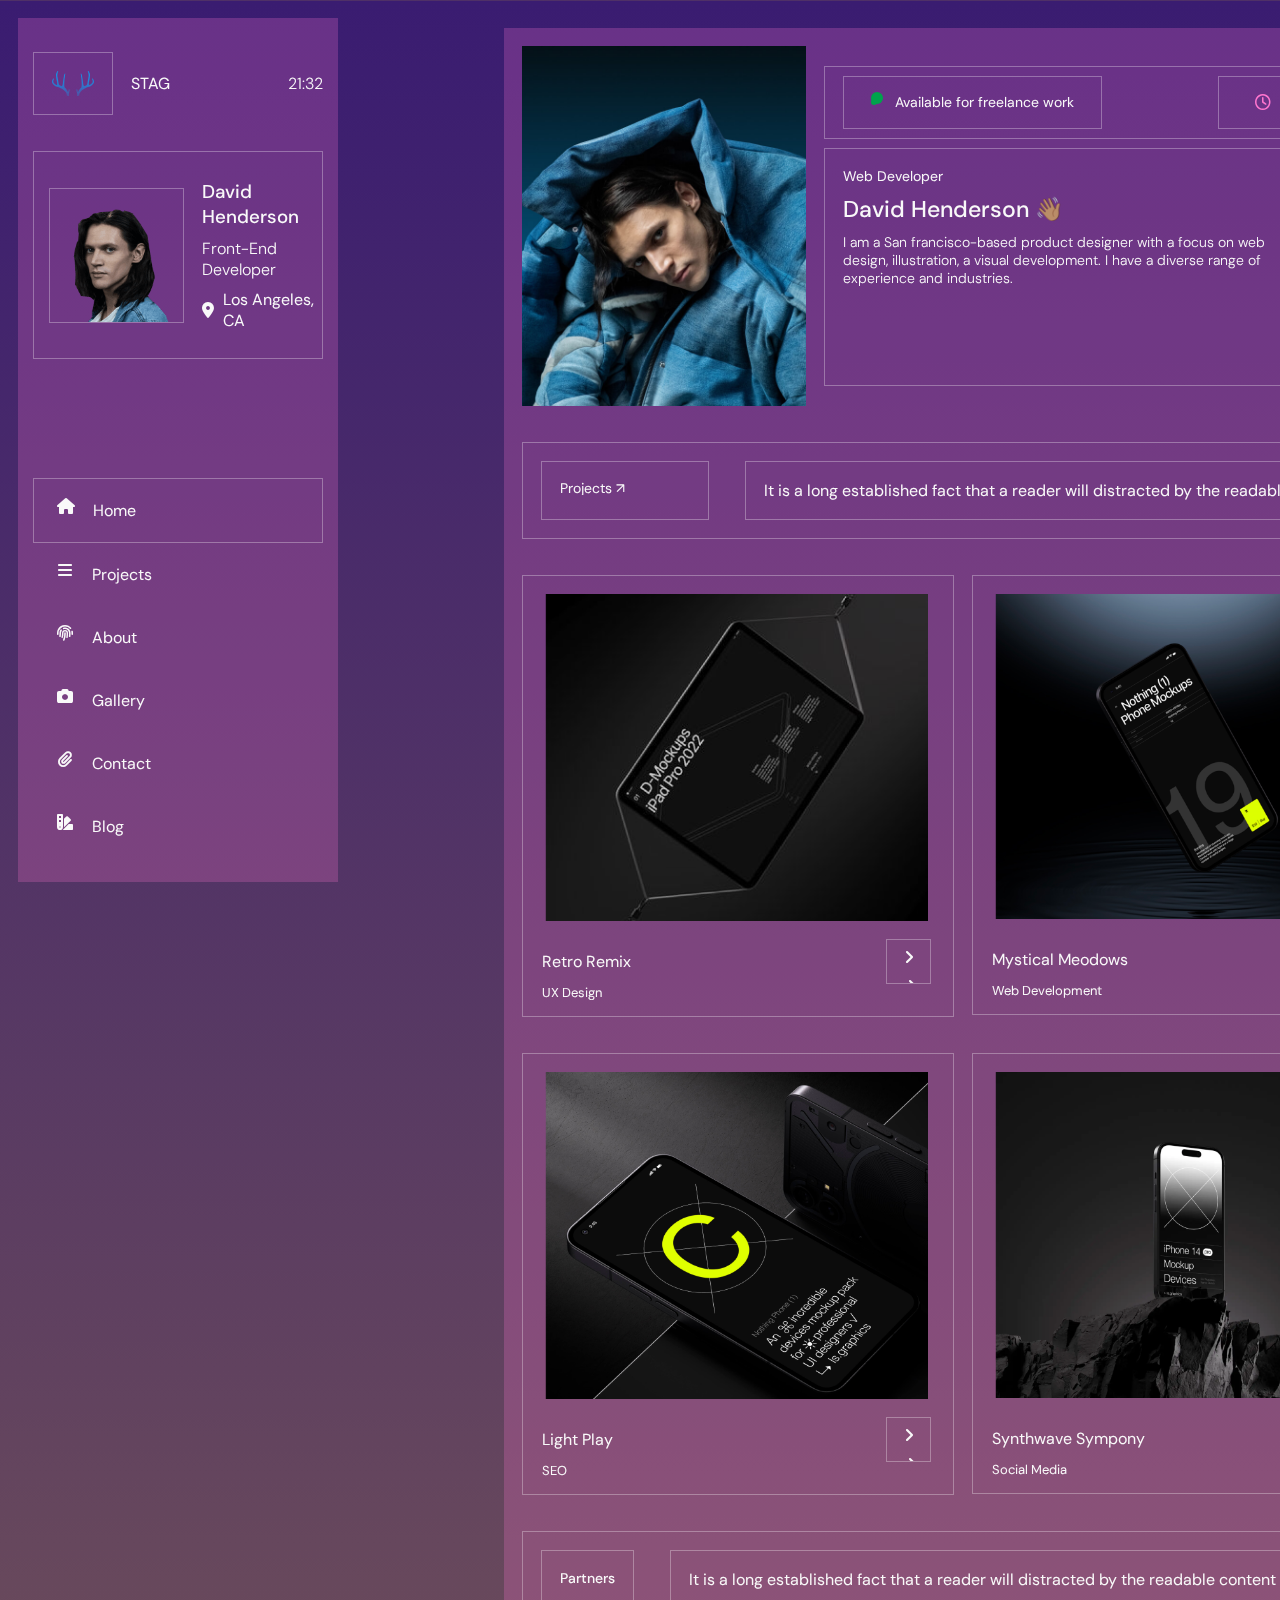
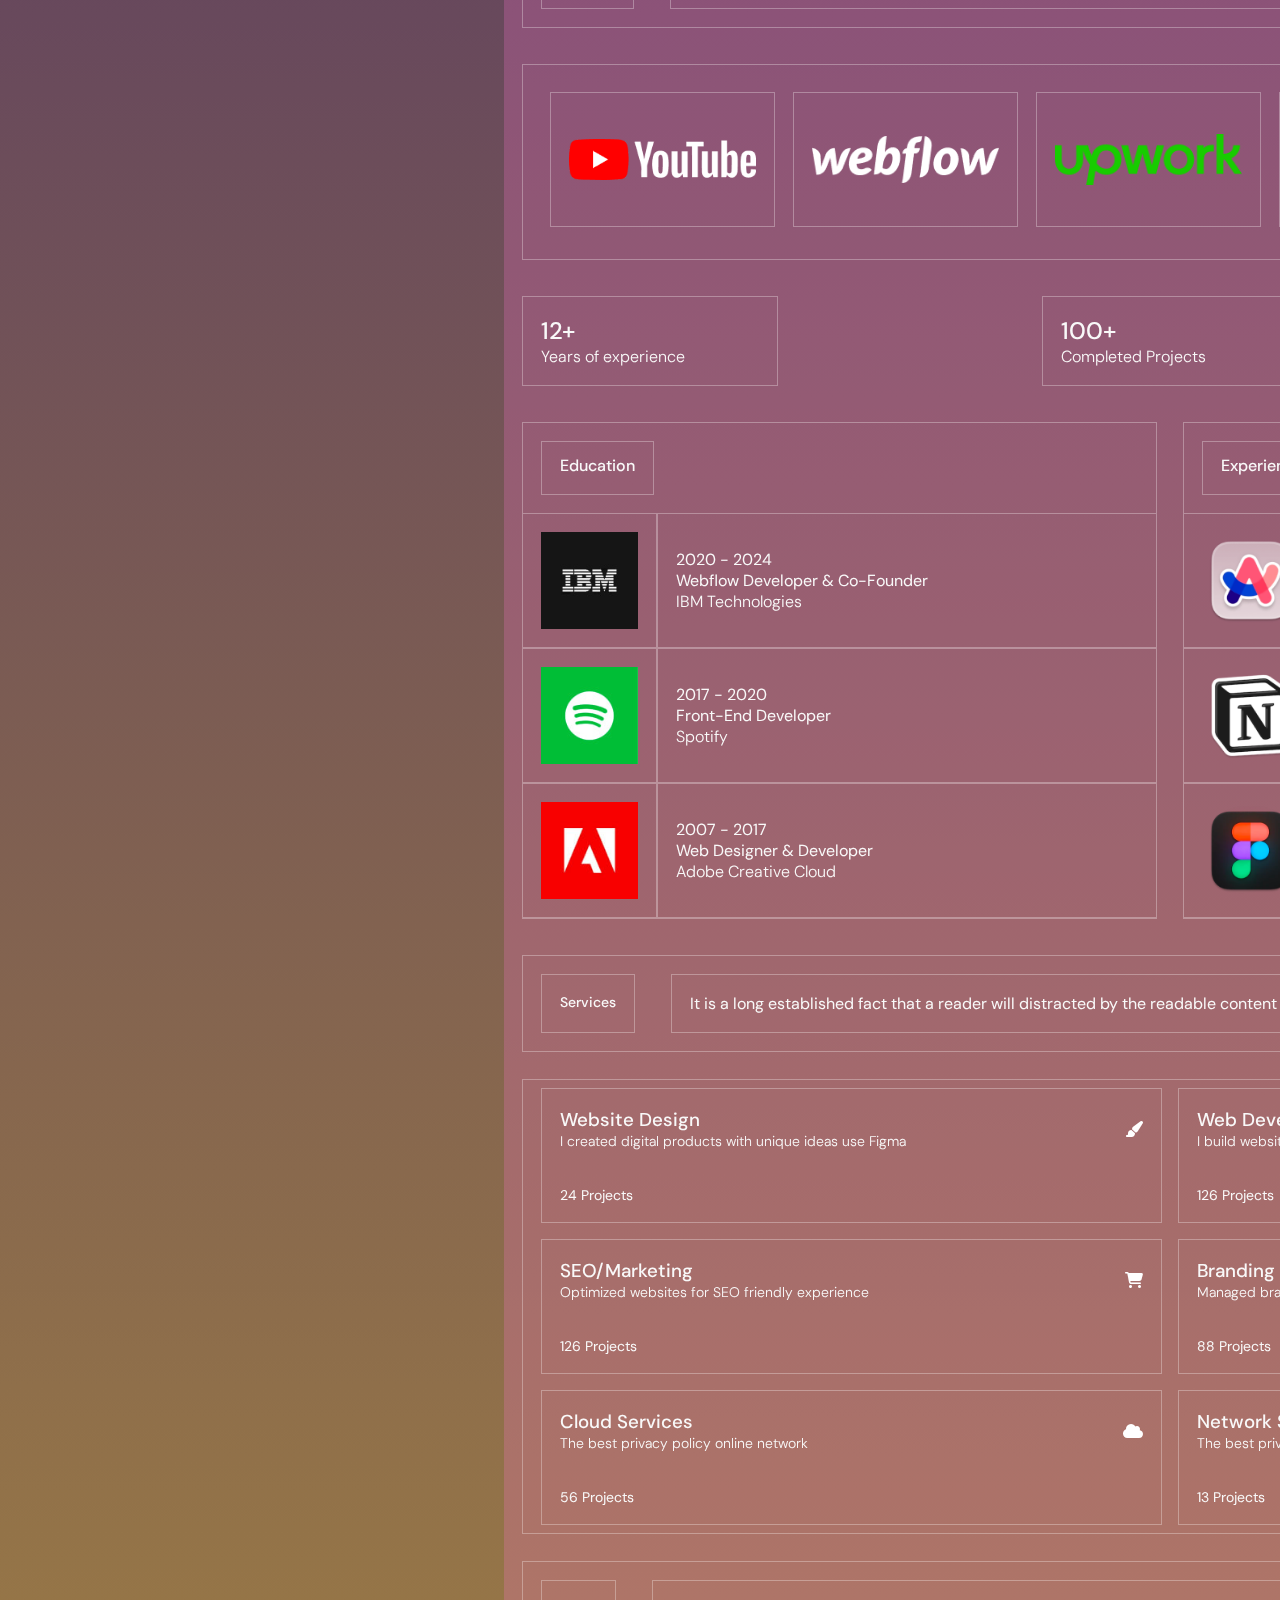
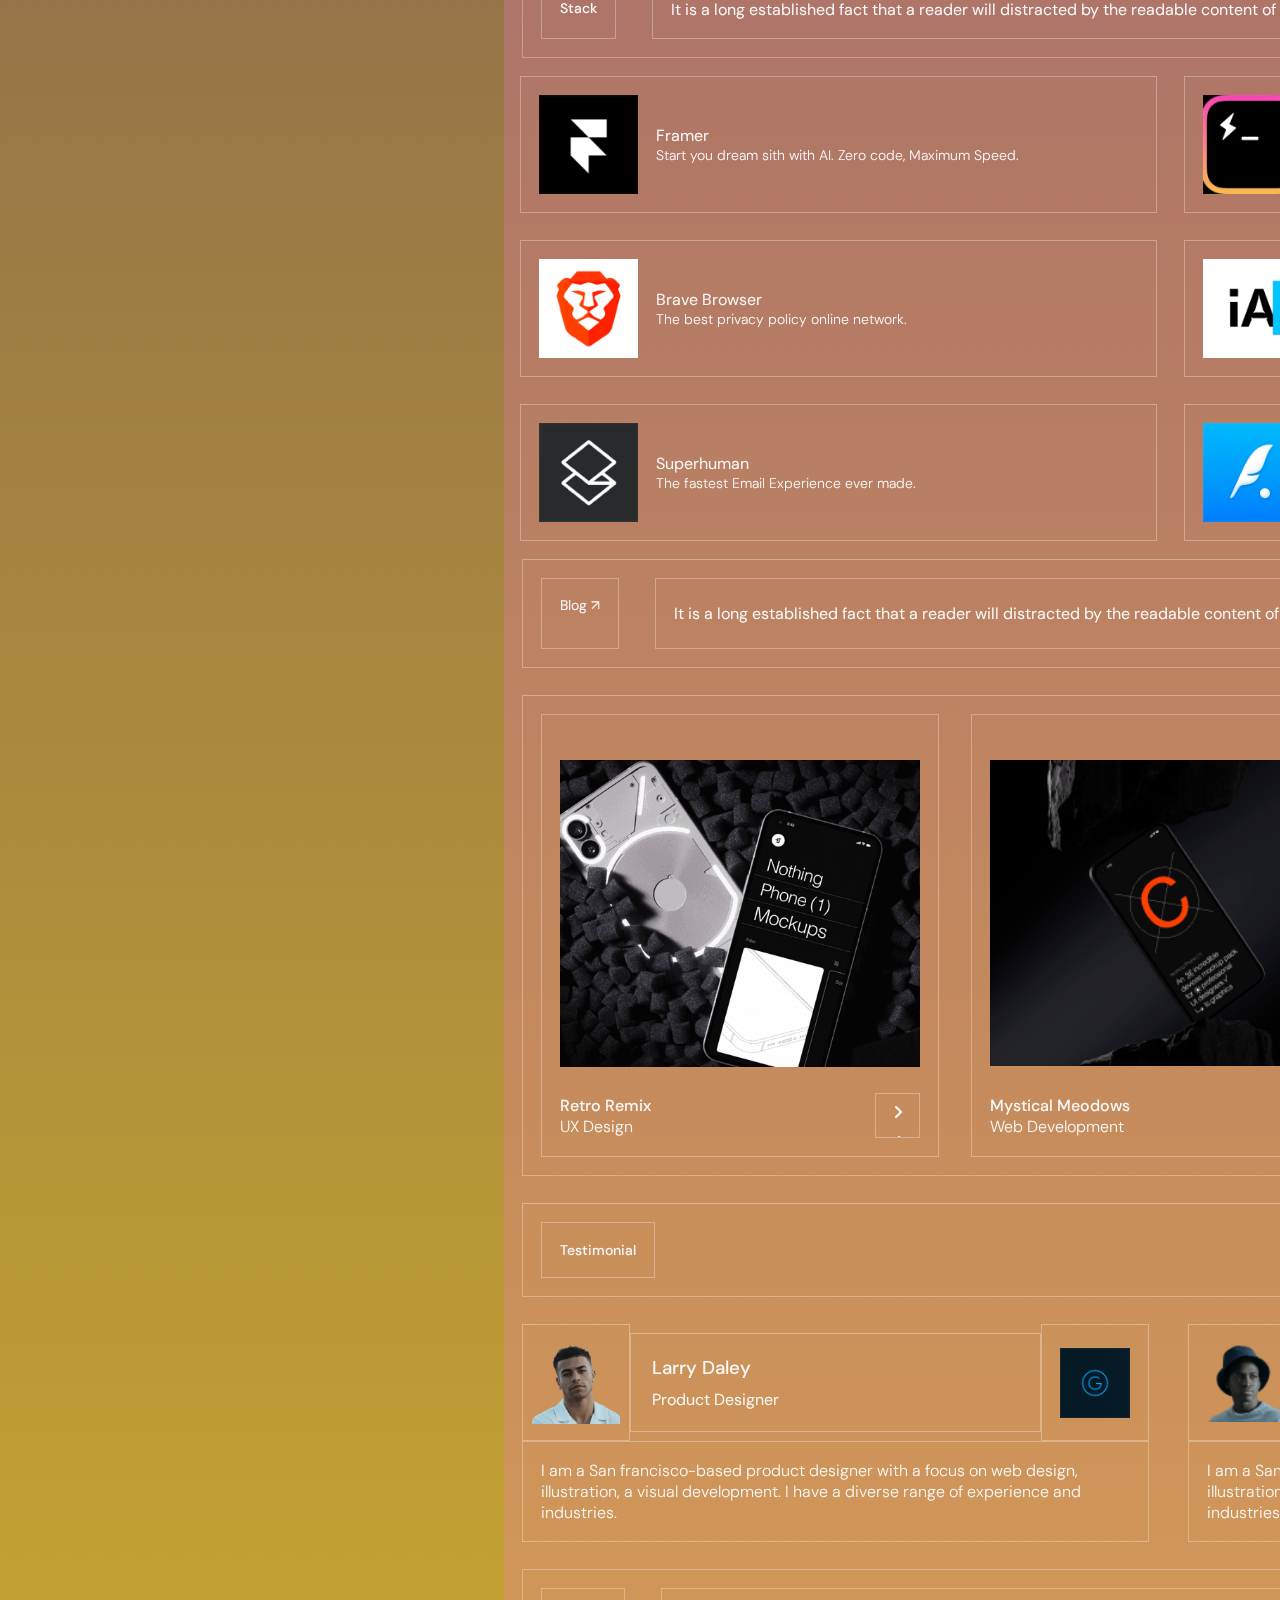
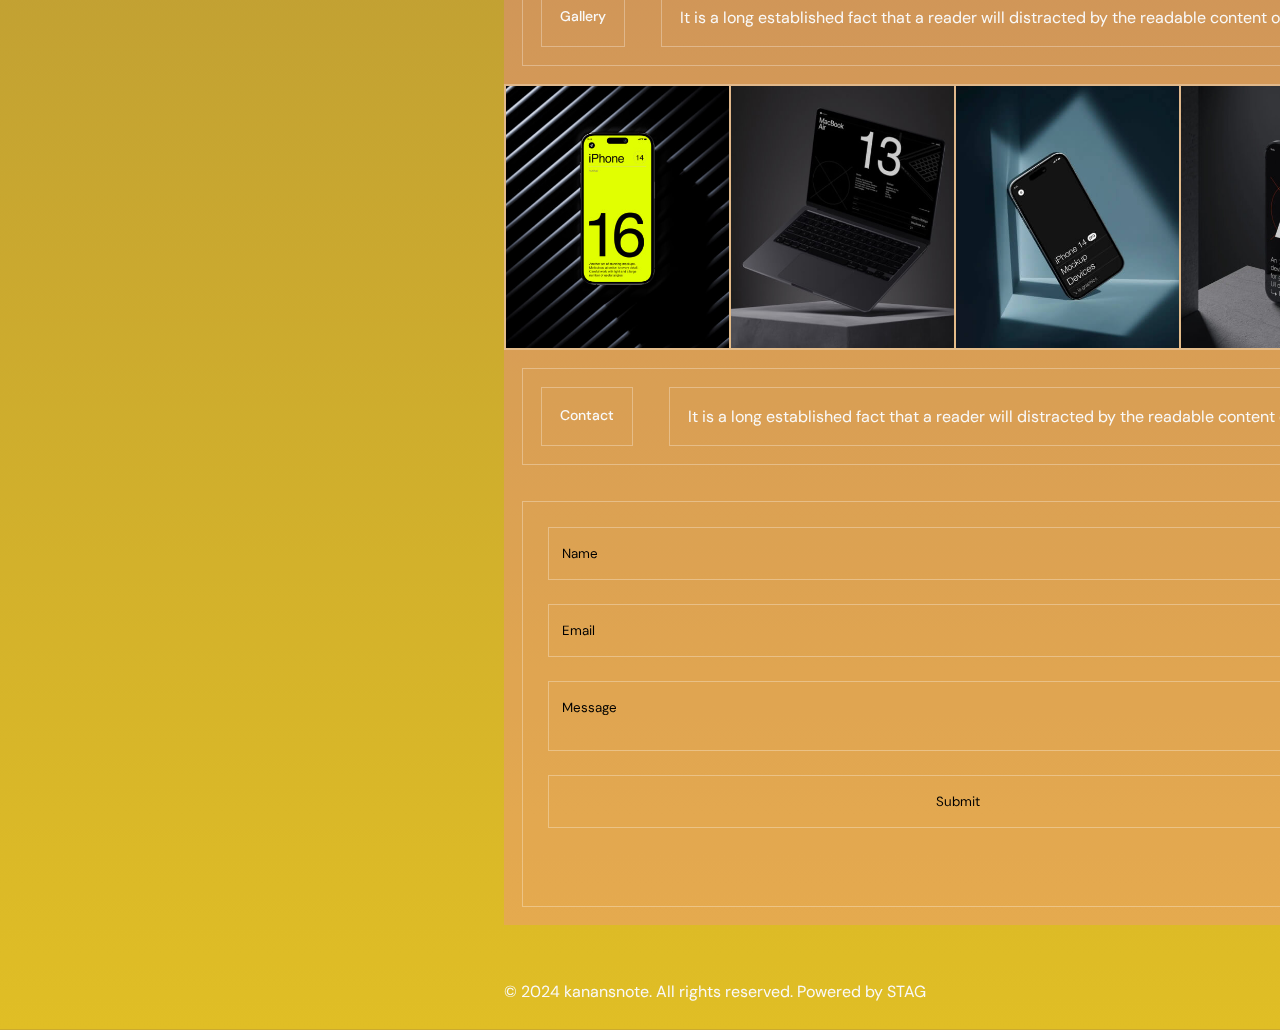
<file: index.html>
<!DOCTYPE html>
<html lang="en">
<head>
    <meta charset="UTF-8">
    <meta name="viewport" content="width=device-width, initial-scale=1.0">
    <title>Stag</title>
    <link rel="stylesheet" href="./src/css/style.css">
    <link rel="stylesheet" href="https://cdnjs.cloudflare.com/ajax/libs/font-awesome/6.5.2/css/all.min.css">
    <link rel="stylesheet" href="https://unpkg.com/swiper/swiper-bundle.min.css">
    <script src="https://unpkg.com/swiper/swiper-bundle.min.js"></script>
</head>
<body id="homePage">
    <header>
        <div class="headerTop">
            <div class="headerTop__Top">
                <a href="index.html">
                    <img src="./src/img/header/logo.svg" alt="">
                    <span>STAG</span>
                </a>
                <p id="currentTime"></p>
            </div>
            <div class="headerTop__Bottom">
                <img src="./src/img/header/me.png" alt="">
                <div class="headerTop__BottomText">
                    <h3>David Henderson</h3>
                    <p>Front-End Developer</p>
                    <span><i class="fa-solid fa-location-dot"></i>Los Angeles, CA</span>
                </div>
            </div>
        </div>
        <nav>
            <ul>
                <li>
                    <a href="index.html" class="pageActive">
                        <i class="fa-solid fa-house"></i>
                        <span>Home</span>
                    </a>
                </li>
                <li>
                    <a href="projects-nav.html">
                        <i class="fa-solid fa-bars"></i>
                        <span>Projects</span>
                    </a>
                </li>
                <li>
                    <a href="about-nav.html">
                        <i class="fa-solid fa-fingerprint"></i>
                        <span>About</span>
                    </a>
                </li>
                <li>
                    <a href="gallery-nav.html">
                        <i class="fa-solid fa-camera"></i>
                        <span>Gallery</span>
                    </a>
                </li>
                <li>
                    <a href="contact-nav.html">
                        <i class="fa-solid fa-paperclip"></i>
                        <span>Contact</span>
                    </a>
                </li>
                <li>
                    <a href="blog-nav.html">
                        <i class="fa-solid fa-swatchbook"></i>
                        <span>Blog</span>
                    </a>
                </li>
            </ul>
        </nav>
    </header>
    <main>
        <section id="Intro">
            <img id="hero" src="./src/img/intro/hero.jpg" alt="">
            <div class="introRight">
                <div class="introRight__Top">
                    <div class="introRight__TopLeft">
                        <a href="#">
                            <span></span>
                            Available for freelance work
                        </a>
                    </div>
                    <div class="introRight__TopCenter">
                        <i class="fa-regular fa-clock"></i>
                        <span>Thursday, 2 May, 2024</span>
                    </div>
                    <div class="introRight__TopRight">
                        <a href="#" class="button-effect">
                            <span class="button-effect-inner">
                                <span class="button-effect-text" data-effect="Contact Me ↗">Contact Me ↗</span>
                            </span>
                        </a>
                    </div>
                </div>
                <div class="introRight__Bottom">
                    <div class="introRight__BottomLeft">
                        <span>Web Developer</span>
                        <h1>David Henderson 👋🏽</h1>
                        <p>I am a San francisco-based product designer with a focus on web design, illustration, a visual development. 
                            I have a diverse range of experience and industries.
                        </p>
                    </div>
                    <div class="introRight__BottomRight">
                        <div class="introRight__BottomRight__Top">
                            <span>44 Baker Street, CA</span>
                            <span><i class="fa-solid fa-location-dot"></i>USA</span>
                        </div>
                        <div class="introRight__BottomRight__Bottom">
                            <img src="./src/img/intro/unnamed.gif" alt="Globe Rotation">
                        </div>
                    </div>
                </div>
            </div>
        </section>
        <section class="Projects swiper-container">
            <div class="projectsHeader sectionHeader">
                <div class="projectsHeader__Left sectionHeader__Left">
                    <a href="#" class="button-effect">
                        <span class="button-effect-inner projects-button-inner">
                            <span class="button-effect-text" data-effect="Projects ↗">Projects ↗</span>
                        </span>
                    </a>
                </div>
                <div class="projectsHeader__Center sectionHeader__Center">
                    <ul class="marqueeEffect">
                        <li>It is a long established fact that a reader will distracted by the readable content of a page when looking an its readable.</li>
                        <li>It is a long established fact that a reader will distracted by the readable content of a page when looking an its readable.</li>
                    </ul>
                </div>
                <div class="projectsHeader__Right sectionHeader__Right">
                    <div class="button-prev BothSwiperArrows">
                        <i class="fa-solid fa-angle-left"></i>
                    </div>
                    <div class="button-next BothSwiperArrows">
                        <i class="fa-solid fa-angle-right"></i>
                    </div>
                </div>
            </div>
            <div class="projectsMain projectsMain1 sectionMainMargin">
                <div class="projectsMain__Cards swiper-wrapper">
                    <div class="projectsMain__Card swiper-slide">
                        <img src="./src/img/projects/project-1.png" alt="Projects Image 1">
                        <div class="projectsMain__CardLink">
                            <a href="https://wpriverthemes.com/HTML/stag/project-detail.html">Retro Remix
                                <div class="projectsMain__CardArrows">
                                    <i class="fa-solid fa-angle-right"></i>
                                    <i class="fa-solid fa-arrow-right"></i>
                                </div>
                            </a>
                            <span>UX Design</span>
                        </div>
                    </div>
                    <div class="projectsMain__Card swiper-slide">
                        <img src="./src/img/projects/project-2.png" alt="Projects Image 2">
                        <div class="projectsMain__CardLink">
                            <a href="https://wpriverthemes.com/HTML/stag/project-detail.html">Mystical Meodows
                                <div class="projectsMain__CardArrows">
                                    <i class="fa-solid fa-angle-right"></i>
                                    <i class="fa-solid fa-arrow-right"></i>
                                </div>
                            </a>
                            <span>Web Development</span>
                        </div>
                    </div>
                    <div class="projectsMain__Card swiper-slide">
                        <img src="./src/img/projects/project-3.png" alt="Projects Image 3">
                        <div class="projectsMain__CardLink">
                            <a href="https://wpriverthemes.com/HTML/stag/project-detail.html">Cybernetic Dreams
                                <div class="projectsMain__CardArrows">
                                    <i class="fa-solid fa-angle-right"></i>
                                    <i class="fa-solid fa-arrow-right"></i>
                                </div>
                            </a>
                            <span>Brand Marketing</span>
                        </div>
                    </div>
                    <div class="projectsMain__Card swiper-slide">
                        <img src="./src/img/projects/project-1.png" alt="Projects Image 1">
                        <div class="projectsMain__CardLink">
                            <a href="https://wpriverthemes.com/HTML/stag/project-detail.html">Retro Remix
                                <div class="projectsMain__CardArrows">
                                    <i class="fa-solid fa-angle-right"></i>
                                    <i class="fa-solid fa-arrow-right"></i>
                                </div>
                            </a>
                            <span>UX Design</span>
                        </div>
                    </div>
                </div>
            </div>
            <div class="projectsMain projectsMain2 sectionMainMargin">
                <div class="projectsMain__Cards swiper-wrapper">
                    <div class="projectsMain__Card swiper-slide">
                        <img src="./src/img/projects/project-4.png" alt="Projects Image 4">
                        <div class="projectsMain__CardLink">
                            <a href="https://wpriverthemes.com/HTML/stag/project-detail.html">Light Play
                                <div class="projectsMain__CardArrows">
                                    <i class="fa-solid fa-angle-right"></i>
                                    <i class="fa-solid fa-arrow-right"></i>
                                </div>
                            </a>
                            <span>SEO</span>
                        </div>
                    </div>
                    <div class="projectsMain__Card swiper-slide">
                        <img src="./src/img/projects/project-5.png" alt="Projects Image 5">
                        <div class="projectsMain__CardLink">
                            <a href="https://wpriverthemes.com/HTML/stag/project-detail.html">Synthwave Sympony
                                <div class="projectsMain__CardArrows">
                                    <i class="fa-solid fa-angle-right"></i>
                                    <i class="fa-solid fa-arrow-right"></i>
                                </div>
                            </a>
                            <span>Social Media</span>
                        </div>
                    </div>
                    <div class="projectsMain__Card swiper-slide">
                        <img src="./src/img/projects/project-6.png" alt="Projects Image 6">
                        <div class="projectsMain__CardLink">
                            <a href="https://wpriverthemes.com/HTML/stag/project-detail.html">Mindscapes
                                <div class="projectsMain__CardArrows">
                                    <i class="fa-solid fa-angle-right"></i>
                                    <i class="fa-solid fa-arrow-right"></i>
                                </div>
                            </a>
                            <span>Robotic Automation</span>
                        </div>
                    </div>
                    <div class="projectsMain__Card swiper-slide">
                        <img src="./src/img/projects/project-1.png" alt="Projects Image 1">
                        <div class="projectsMain__CardLink">
                            <a href="https://wpriverthemes.com/HTML/stag/project-detail.html">Light Play
                                <div class="projectsMain__CardArrows">
                                    <i class="fa-solid fa-angle-right"></i>
                                    <i class="fa-solid fa-arrow-right"></i>
                                </div>
                            </a>
                            <span>SEO</span>
                        </div>
                    </div>
                </div>
            </div>
        </section>
        <section class="Partners">
            <div class="partnersHeader sectionHeader">
                <div class="sectionHeader__Left">
                    <h4>Partners</h4>
                </div>
                <div class="sectionHeader__Center">
                    <ul class="marqueeEffect">
                        <li>It is a long established fact that a reader will distracted by the readable content of a page when looking an its readable.</li>
                        <li>It is a long established fact that a reader will distracted by the readable content of a page when looking an its readable.</li>
                    </ul>
                </div>
            </div>
            <ul class="partnersMain__Images marqueeEffect">
                <li><img src="./src/img/partners/client-1.png" alt="Client 1"></li>
                <li><img src="./src/img/partners/client-2.png" alt="Client 2"></li>
                <li><img src="./src/img/partners/client-3.png" alt="Client 3"></li>
                <li><img src="./src/img/partners/client-4.png" alt="Client 4"></li>
                <li><img src="./src/img/partners/client-5.png" alt="Client 5"></li>
                <li><img src="./src/img/partners/client-6.png" alt="Client 6"></li>
                <li><img src="./src/img/partners/client-1.png" alt="Client 1"></li>
                <li><img src="./src/img/partners/client-2.png" alt="Client 2"></li>
                <li><img src="./src/img/partners/client-3.png" alt="Client 3"></li>
                <li><img src="./src/img/partners/client-4.png" alt="Client 4"></li>
                <li><img src="./src/img/partners/client-5.png" alt="Client 5"></li>
                <li><img src="./src/img/partners/client-6.png" alt="Client 6"></li>
            </ul>
            <ul class="partnersMain__Info">
                <li>
                    <h2>12+</h2>
                    <p>Years of experience</p>
                </li>
                <li>
                    <h2>100+</h2>
                    <p>Completed Projects</p>
                </li>
                <li>
                    <h2>$16M</h2>
                    <p>Partners Raised</p>
                </li>
            </ul>
        </section>
        <section id="EducationAndExperience">
            <div class="education">
                <div class="educationHeader sectionHeader">
                    <h4>Education</h4>
                </div>
                <ul class="educationMain">
                    <li>
                        <img src="./src/img/education-experience/edc-3.jpg" alt="">
                        <div class="educationAndExperience__Text">
                            <span>2020 - 2024</span>
                            <a href="#">Webflow Developer & Co-Founder</a>
                            <p>IBM Technologies</p>
                        </div>
                    </li>
                    <li>
                        <img src="./src/img/education-experience/edc-2.jpg" alt="">
                        <div class="educationAndExperience__Text">
                            <span>2017 - 2020</span>
                            <a href="#">Front-End Developer</a>
                            <p>Spotify</p>
                        </div>
                    </li>
                    <li>
                        <img src="./src/img/education-experience/edc-1.jpg" alt="">
                        <div class="educationAndExperience__Text">
                            <span>2007 - 2017</span>
                            <a href="#">Web Designer & Developer</a>
                            <p>Adobe Creative Cloud</p>
                        </div>
                    </li>
                </ul>
            </div>
            <div class="experience">
                <div class="experienceHeader sectionHeader">
                    <h4>Experience</h4>
                </div>
                <ul class="experienceMain">
                    <li>
                        <img src="./src/img/education-experience/exp-3.png" alt="">
                        <div class="educationAndExperience__Text">
                            <span>2020 - 2024</span>
                            <a href="#">Cloud Development Operation</a>
                            <p>Mandro Studio</p>
                        </div>
                    </li>
                    <li>
                        <img src="./src/img/education-experience/exp-2.png" alt="">
                        <div class="educationAndExperience__Text">
                            <span>2017 - 2020</span>
                            <a href="#">Full Stack Developer</a>
                            <p>Larsen & Toubro</p>
                        </div>
                    </li>
                    <li>
                        <img src="./src/img/education-experience/exp-1.png" alt="">
                        <div class="educationAndExperience__Text">
                            <span>2007 - 2017</span>
                            <a href="#">Figma Designing & Prototyping</a>
                            <p>Bluebase Designs</p>
                        </div>
                    </li>
                </ul>
            </div>
        </section>
        <section id="Services">
            <div class="serviceHeader sectionHeader">
                <div class="sectionHeader__Left">
                    <h4>Services</h4>
                </div>
                <div class="sectionHeader__Center">
                    <ul class="marqueeEffect">
                        <li>It is a long established fact that a reader will distracted by the readable content of a page when looking an its readable.</li>
                        <li>It is a long established fact that a reader will distracted by the readable content of a page when looking an its readable.</li>
                    </ul>
                </div>
            </div>
            <div id="serviceCards">
                <a class="serviceCard" href="">
                    <div class="serviceCard__TextAndImage">
                        <div class="serviceCard__Text">
                            <h3>Website Design</h3>
                            <p>I created digital products with unique ideas use Figma</p>
                        </div>
                        <i class="fa-solid fa-paintbrush"></i>
                    </div>
                    <span>24 Projects</span>
                </a>
                <a class="serviceCard" href="">
                    <div class="serviceCard__TextAndImage">
                        <div class="serviceCard__Text">
                            <h3>Web Development</h3>
                            <p>I build website go live with Framer, Webflow</p>
                        </div>
                        <i class="fa-solid fa-code"></i>
                    </div>
                    <span>126 Projects</span>
                </a>
                <a class="serviceCard" href="">
                    <div class="serviceCard__TextAndImage">
                        <div class="serviceCard__Text">
                            <h3>SEO/Marketing</h3>
                            <p>Optimized websites for SEO friendly experience</p>
                        </div>
                        <i class="fa-solid fa-cart-shopping"></i>                    </div>
                    <span>126 Projects</span>
                </a>
                <a class="serviceCard" href="">
                    <div class="serviceCard__TextAndImage">
                        <div class="serviceCard__Text">
                            <h3>Branding</h3>
                            <p>Managed brands for companies</p>
                        </div>
                        <i class="fa-solid fa-ring"></i>
                    </div>
                    <span>88 Projects</span>
                </a>
                <a class="serviceCard" href="">
                    <div class="serviceCard__TextAndImage">
                        <div class="serviceCard__Text">
                            <h3>Cloud Services</h3>
                            <p>The best privacy policy online network</p>
                        </div>
                        <i class="fa-solid fa-cloud"></i>
                    </div>
                    <span>56 Projects</span>
                </a>
                <a class="serviceCard" href="">
                    <div class="serviceCard__TextAndImage">
                        <div class="serviceCard__Text">
                            <h3>Network Security</h3>
                            <p>The best privacy policy online network</p>
                        </div>
                        <i class="fa-solid fa-lock"></i>
                    </div>
                    <span>13 Projects</span>
                </a>
            </div>
        </section>
        <section id="Stack">
            <div class="stackHeader sectionHeader">
                <div class="sectionHeader__Left">
                    <h4>Stack</h4>
                </div>
                <div class="sectionHeader__Center">
                    <ul class="marqueeEffect">
                        <li>It is a long established fact that a reader will distracted by the readable content of a page when looking an its readable.</li>
                        <li>It is a long established fact that a reader will distracted by the readable content of a page when looking an its readable.</li>
                    </ul>
                </div>
            </div>
            <div class="stackMain">
                <div class="stackMain__Card">
                    <img src="./src/img/stack/stack-1.png" alt="Stack Image 1">
                    <div class="stackMain__CardText">
                        <a href="">Framer</a>
                        <p>Start you dream sith with AI. Zero code, Maximum Speed.</p>
                    </div>
                </div>
                <div class="stackMain__Card">
                    <img src="./src/img/stack/stack-2.png" alt="Stack Image 2">
                    <div class="stackMain__CardText">
                        <a href="">Hyper</a>
                        <p>Hyper is an electron based terminal Application.</p>
                    </div>
                </div>
                <div class="stackMain__Card">
                    <img src="./src/img/stack/stack-3.png" alt="Stack Image 3">
                    <div class="stackMain__CardText">
                        <a href="">Brave Browser</a>
                        <p>The best privacy policy online network.</p>
                    </div>
                </div>
                <div class="stackMain__Card">
                    <img src="./src/img/stack/stack-4.png" alt="Stack Image 4">
                    <div class="stackMain__CardText">
                        <a href="">IA Writer</a>
                        <p>Pure writing pleasure with in your hands.</p>
                    </div>
                </div>
                <div class="stackMain__Card">
                    <img src="./src/img/stack/stack-5.png" alt="Stack Image 5">
                    <div class="stackMain__CardText">
                        <a href="">Superhuman</a>
                        <p>The fastest Email Experience ever made.</p>
                    </div>
                </div>
                <div class="stackMain__Card">
                    <img src="./src/img/stack/stack-6.png" alt="Stack Image 6">
                    <div class="stackMain__CardText">
                        <a href="">Typefully</a>
                        <p>Write better tweets. Grow your audience.</p>
                    </div>
                </div>
            </div>
        </section>
        <section id="Blog">
            <div class="blogHeader sectionHeader">
                <div class="sectionHeader__Left">
                    <a href="#" class="button-effect">
                        <span class="button-effect-inner">
                            <span class="button-effect-text" data-effect="Blog ↗">Blog ↗</span>
                        </span>
                    </a>
                </div>
                <div class="sectionHeader__Center">
                    <ul class="marqueeEffect">
                        <li>It is a long established fact that a reader will distracted by the readable content of a page when looking an its readable.</li>
                        <li>It is a long established fact that a reader will distracted by the readable content of a page when looking an its readable.</li>
                    </ul>
                </div>
            </div>
            <div class="blogMain">
                <a href="https://wpriverthemes.com/HTML/stag/blog-detail.html">
                    <div class="blogMain__Card">
                        <img src="./src/img/blog/blog-1.png" alt="Blog Image 1">
                        <div class="blogMain__CardTextAndArrow">
                            <div class="blogMain__CardTextAndArrow__Text">
                                <h4>Retro Remix</h4>
                                <p>UX Design</p>
                            </div>
                            <div class="blogMain__CardTextAndArrow__Arrow">
                                <i class="fa-solid fa-angle-right"></i>
                                <i class="fa-solid fa-arrow-right"></i>
                            </div>
                        </div>
                    </div>
                </a>
                <a href="https://wpriverthemes.com/HTML/stag/blog-detail.html">
                    <div class="blogMain__Card">
                        <img src="./src/img/blog/blog-2.png" alt="Blog Image 2">
                        <div class="blogMain__CardTextAndArrow">
                            <div class="blogMain__CardTextAndArrow__Text">
                                <h4>Mystical Meodows</h4>
                                <p>Web Development</p>
                            </div>
                            <div class="blogMain__CardTextAndArrow__Arrow">
                                <i class="fa-solid fa-angle-right"></i>
                                <i class="fa-solid fa-arrow-right"></i>
                            </div>
                        </div>
                    </div>
                </a>
                <a href="https://wpriverthemes.com/HTML/stag/blog-detail.html">
                    <div class="blogMain__Card">
                        <img src="./src/img/blog/blog-3.png" alt="Blog Image 3">
                        <div class="blogMain__CardTextAndArrow">
                            <div class="blogMain__CardTextAndArrow__Text">
                                <h4>Cybernetic Dreams</h4>
                                <p>Brand Marketing</p>
                            </div>
                            <div class="blogMain__CardTextAndArrow__Arrow">
                                <i class="fa-solid fa-angle-right"></i>
                                <i class="fa-solid fa-arrow-right"></i>
                            </div>
                        </div>
                    </div>
                </a>
            </div>
        </section>
        <section class="Testimonial swiper-container">
            <div class="testimonialHeader sectionHeader">
                <div class="sectionHeader__Left">
                    <h4>Testimonial</h4>
                </div>
                <div class="testimonialHeader__Right sectionHeader__Right">
                    <div class="button-prev BothSwiperArrows">
                        <i class="fa-solid fa-angle-left"></i>
                    </div>
                    <div class="button-next BothSwiperArrows">
                        <i class="fa-solid fa-angle-right"></i>
                    </div>
                </div>
            </div>
            <ul class="testimonialCards swiper-wrapper">
                <li class="testimonialCard swiper-slide">
                    <div class="testimonialCard__Top">
                        <img class="testimonialHero" src="./src/img/testimonial/testimonial-1.png" alt="Testimonial 1">
                        <div class="testimonialCard__TopTextWithImage">
                            <div class="testimonialCard__TopText">
                                <h3>Larry Daley</h3>
                                <span>Product Designer</span>
                            </div>
                            <img class="testimonialIcon" src="./src/img/testimonial/testimonial-icon-1.png" alt="Testimonial Icon 1">
                        </div>
                    </div>
                    <p>I am a San francisco-based product designer with a focus on web design, illustration, a visual development. I have a diverse range of experience and industries.</p>
                </li>
                <li class="testimonialCard swiper-slide">
                    <div class="testimonialCard__Top">
                        <img class="testimonialHero" src="./src/img/testimonial/testimonial-2.png" alt="Testimonial 2">
                        <div class="testimonialCard__TopTextWithImage">
                            <div class="testimonialCard__TopText">
                                <h3>Manny William</h3>
                                <span>Full Stack Developer</span>
                            </div>
                            <img class="testimonialIcon" src="./src/img/testimonial/testimonial-icon-2.png" alt="Testimonial Icon 2">
                        </div>
                    </div>
                    <p>I am a San francisco-based product designer with a focus on web design, illustration, a visual development. I have a diverse range of experience and industries.</p>
                </li>
                <li class="testimonialCard swiper-slide">
                    <div class="testimonialCard__Top">
                        <img class="testimonialHero" src="./src/img/testimonial/testimonial-1.png" alt="Testimonial 1">
                        <div class="testimonialCard__TopTextWithImage">
                            <div class="testimonialCard__TopText">
                                <h3>Larry Daley</h3>
                                <span>Product Designer</span>
                            </div>
                            <img class="testimonialIcon" src="./src/img/testimonial/testimonial-icon-1.png" alt="Testimonial Icon 1">
                        </div>
                    </div>
                    <p>I am a San francisco-based product designer with a focus on web design, illustration, a visual development. I have a diverse range of experience and industries.</p>
                </li>
                <li class="testimonialCard swiper-slide">
                    <div class="testimonialCard__Top">
                        <img class="testimonialHero" src="./src/img/testimonial/testimonial-2.png" alt="Testimonial 2">
                        <div class="testimonialCard__TopTextWithImage">
                            <div class="testimonialCard__TopText">
                                <h3>Manny William</h3>
                                <span>Full Stack Developer</span>
                            </div>
                            <img class="testimonialIcon" src="./src/img/testimonial/testimonial-icon-2.png" alt="Testimonial Icon 2">
                        </div>
                    </div>
                    <p>I am a San francisco-based product designer with a focus on web design, illustration, a visual development. I have a diverse range of experience and industries.</p>
                </li>
            </ul>
        </section>
        <section class="Gallery swiper-container">
            <div class="galleryHeader sectionHeader">
                <div class="sectionHeader__Left">
                    <h4>Gallery</h4>
                </div>
                <div class="sectionHeader__Center">
                    <ul class="marqueeEffect">
                        <li>It is a long established fact that a reader will distracted by the readable content of a page when looking an its readable</li>
                        <li>It is a long established fact that a reader will distracted by the readable content of a page when looking an its readable</li>
                        <li>It is a long established fact that a reader will distracted by the readable content of a page when looking an its readable</li>
                    </ul>
                </div>
            </div>
            <div class="galleryImages swiper-wrapper">
                <img class="galleryImage swiper-slide" src="./src/img/gallery/gallery-1.jpg" alt="Gallery Image 1">
                <img class="galleryImage swiper-slide" src="./src/img/gallery/gallery-2.jpg" alt="Gallery Image 2">
                <img class="galleryImage swiper-slide" src="./src/img/gallery/gallery-3.jpg" alt="Gallery Image 3">
                <img class="galleryImage swiper-slide" src="./src/img/gallery/gallery-4.jpg" alt="Gallery Image 4">
                <img class="galleryImage swiper-slide" src="./src/img/gallery/gallery-1.jpg" alt="Gallery Image 1">
                <img class="galleryImage swiper-slide" src="./src/img/gallery/gallery-2.jpg" alt="Gallery Image 2">
                <img class="galleryImage swiper-slide" src="./src/img/gallery/gallery-3.jpg" alt="Gallery Image 3">
                <img class="galleryImage swiper-slide" src="./src/img/gallery/gallery-4.jpg" alt="Gallery Image 4">
            </div>
        </section>
        <section id="Contact">
            <div class="contactHeader sectionHeader">
                <div class="sectionHeader__Left">
                    <h4>Contact</h4>
                </div>
                <div class="sectionHeader__Center">
                    <ul class="marqueeEffect">
                        <li>It is a long established fact that a reader will distracted by the readable content of a page when looking an its readable</li>
                        <li>It is a long established fact that a reader will distracted by the readable content of a page when looking an its readable</li>
                        <li>It is a long established fact that a reader will distracted by the readable content of a page when looking an its readable</li>
                    </ul>
                </div>
            </div>
            <div class="contactMain">
                <form action="">
                    <input type="text" placeholder="Name">
                    <input type="email" placeholder="Email">
                    <textarea name="" id="" placeholder="Message"></textarea>
                    <button type="submit">Submit</button>
                </form>
                <div class="contactInfo">
                    <div class="sectionHeader__Left">
                        <h4>Address</h4>
                    </div>
                    <div class="contactInfo__Cards">
                        <div class="contactInfo__Card">
                            <div class="contactInfo__Icon"><i class="fa-regular fa-map"></i></div>
                            <div class="contactInfo__CardText">
                                <h3>Visit Me</h3>
                                <p>16/9, Down Street, Edinburgth
                                    United Kingdom
                                </p>
                            </div>
                        </div>
                        <div class="contactInfo__Card">
                            <div class="contactInfo__Icon"><i class="fa-solid fa-headphones-simple"></i></div>
                            <div class="contactInfo__CardText">
                                <h3>Contact Info</h3>
                                <a href="tel:+12847899">+1-2847-899</a>
                                <a href="mailto:yourcompanyemail@mail.com">yourcompanyemail@mail.com</a>
                            </div>
                        </div>
                    </div>
                </div>
            </div>
        </section>
    </main>
    <footer>
        <div>© 2024 kanansnote. All rights reserved. Powered by <a href="https://preview.themeforest.net/item/stag-personal-portfolio-html/full_screen_preview/50745971">STAG</a></div>
        <div id="topBtn">Scroll to Top ↑</div>
    </footer>
    <script src="./src/js/script.js"></script>
</body>
</html>
</file>
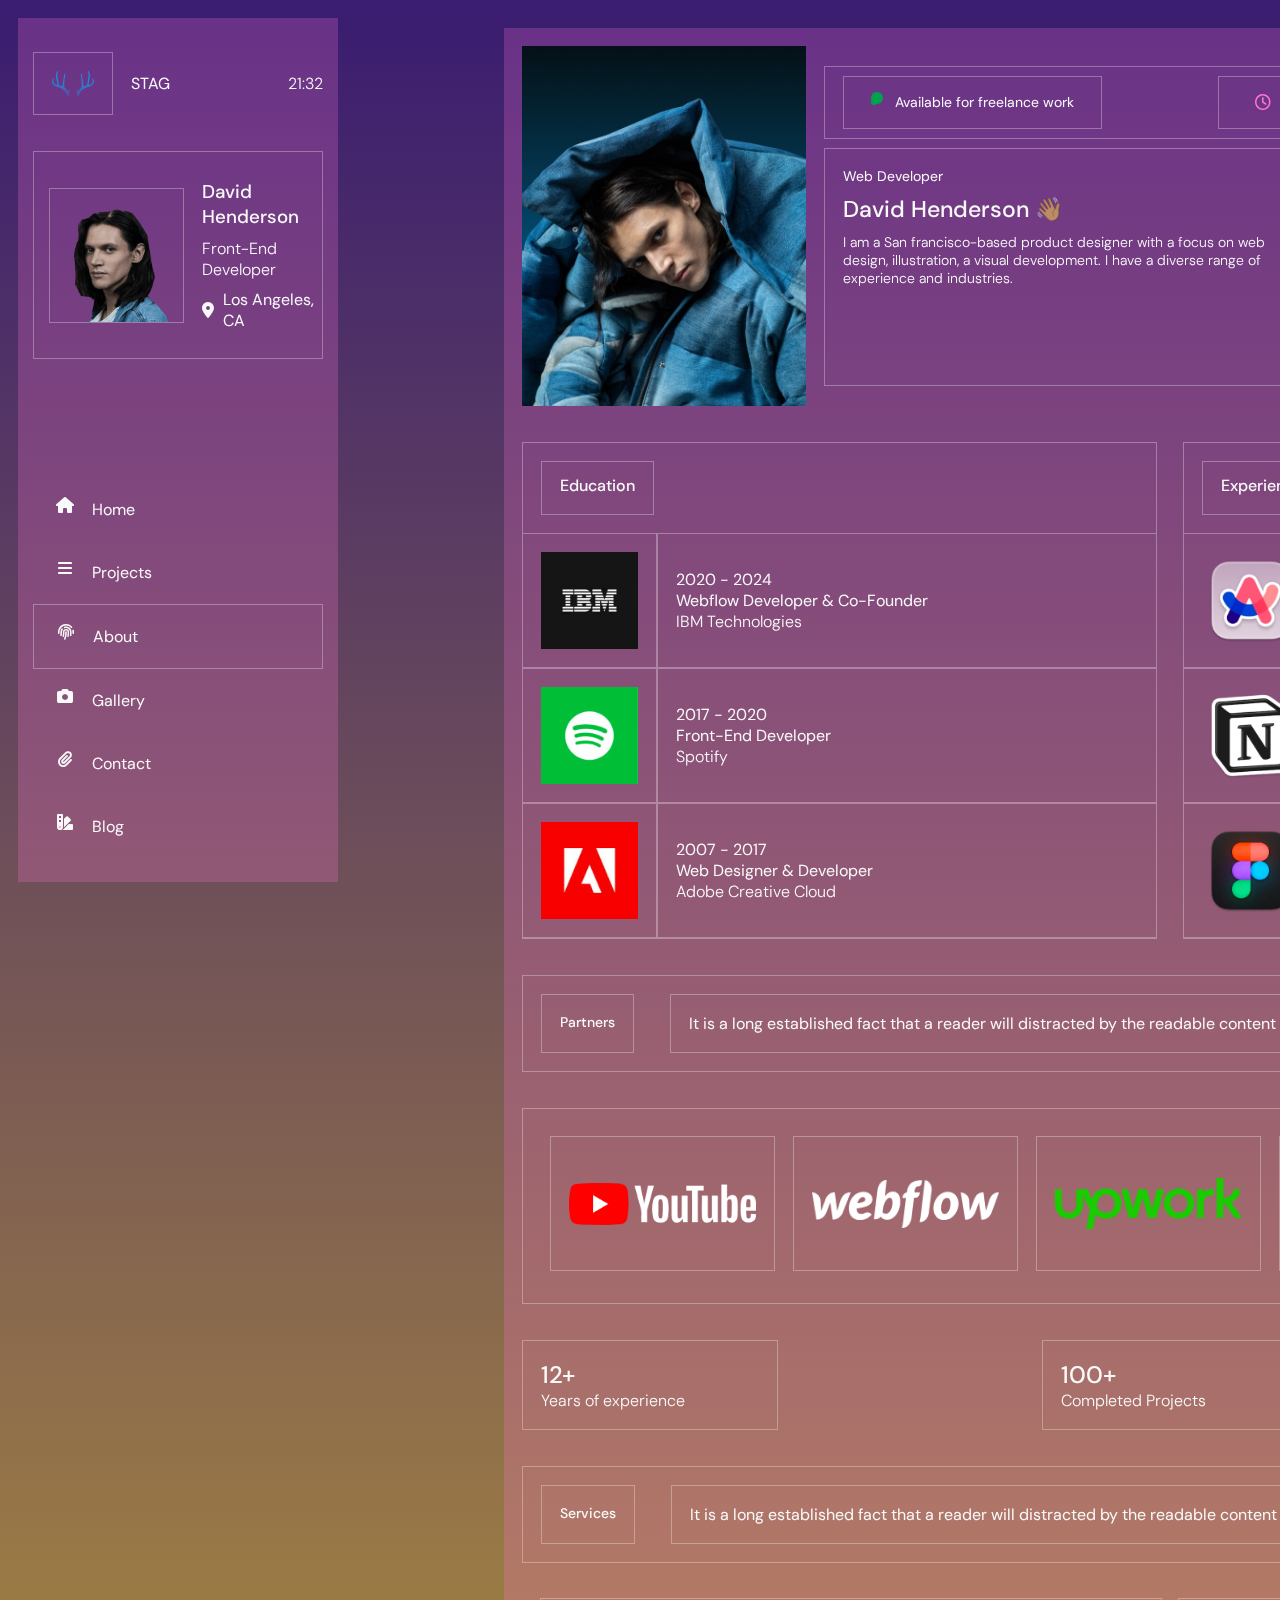
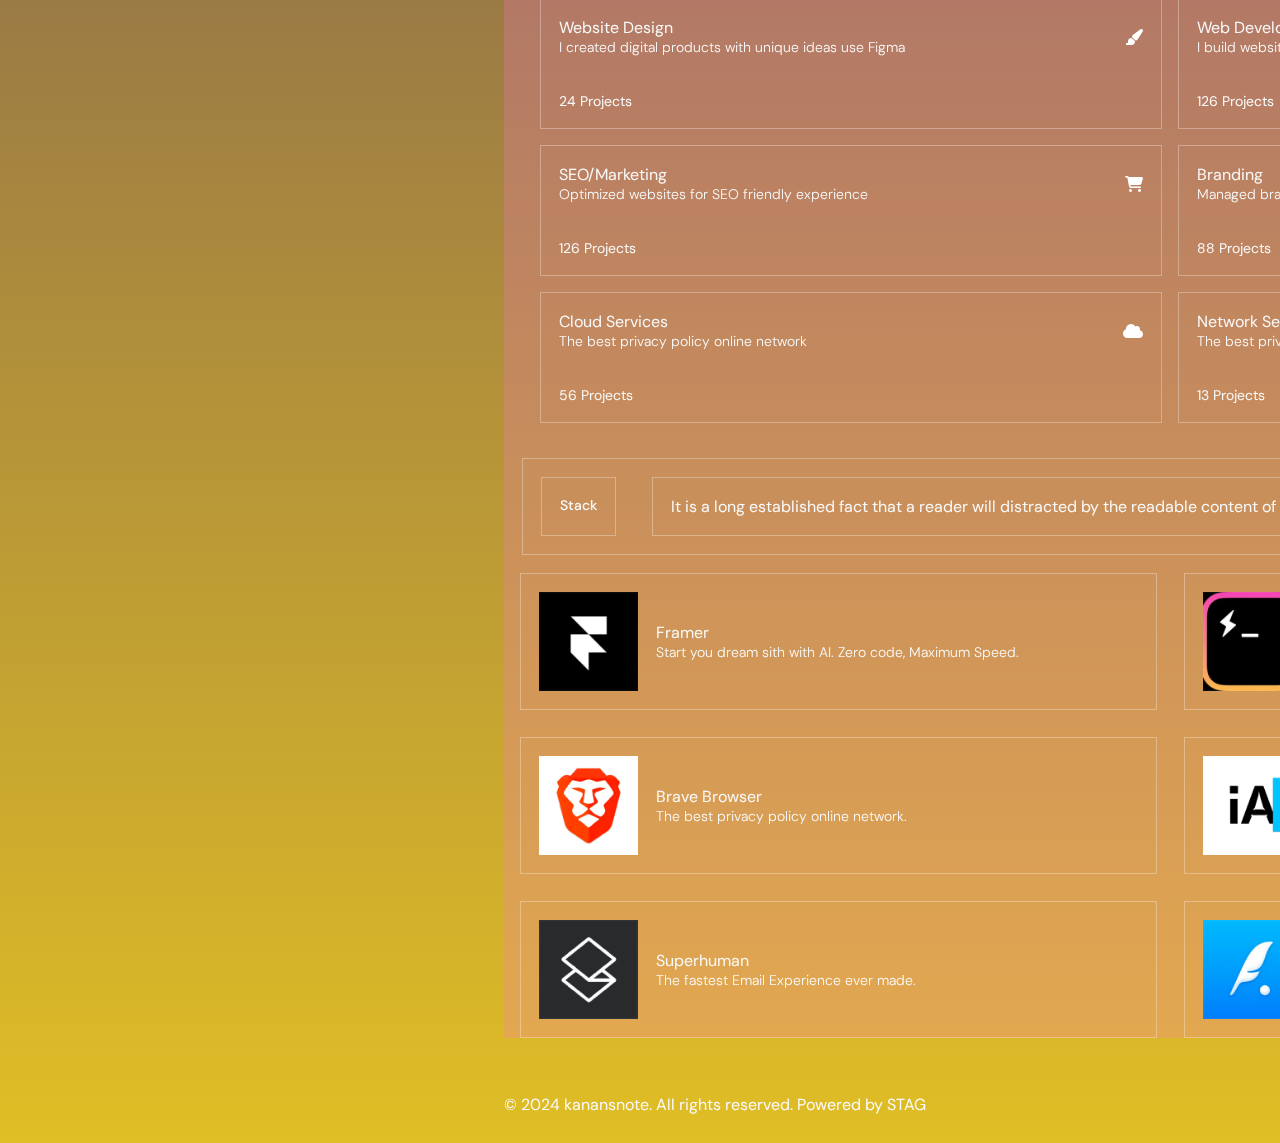
<file: about-nav.html>
<!DOCTYPE html>
<html lang="en">
<head>
    <meta charset="UTF-8">
    <meta name="viewport" content="width=device-width, initial-scale=1.0">
    <title>Stag</title>
    <link rel="stylesheet" href="./src/css/style.css">
    <link rel="stylesheet" href="https://cdnjs.cloudflare.com/ajax/libs/font-awesome/6.5.2/css/all.min.css">
    <link rel="stylesheet" href="https://unpkg.com/swiper/swiper-bundle.min.css">
    <script src="https://unpkg.com/swiper/swiper-bundle.min.js"></script>
</head>
<body id="aboutPage">
    <header>
        <div class="headerTop">
            <div class="headerTop__Top">
                <a href="index.html">
                    <img src="./src/img/header/logo.svg" alt="">
                    <span>STAG</span>
                </a>
                <p id="currentTime">13:26</p>
            </div>
            <div class="headerTop__Bottom">
                <img src="./src/img/header/me.png" alt="">
                <div class="headerTop__BottomText">
                    <h3>David Henderson</h3>
                    <p>Front-End Developer</p>
                    <span><i class="fa-solid fa-location-dot"></i>Los Angeles, CA</span>
                </div>
            </div>
        </div>
        <nav>
            <ul>
                <li>
                    <a href="index.html">
                        <i class="fa-solid fa-house"></i>
                        <span>Home</span>
                    </a>
                </li>
                <li>
                    <a href="projects-nav.html">
                        <i class="fa-solid fa-bars"></i>
                        <span>Projects</span>
                    </a>
                </li>
                <li>
                    <a href="about-nav.html" class="pageActive">
                        <i class="fa-solid fa-fingerprint"></i>
                        <span>About</span>
                    </a>
                </li>
                <li>
                    <a href="gallery-nav.html">
                        <i class="fa-solid fa-camera"></i>
                        <span>Gallery</span>
                    </a>
                </li>
                <li>
                    <a href="contact-nav.html">
                        <i class="fa-solid fa-paperclip"></i>
                        <span>Contact</span>
                    </a>
                </li>
                <li>
                    <a href="blog-nav.html">
                        <i class="fa-solid fa-swatchbook"></i>
                        <span>Blog</span>
                    </a>
                </li>
            </ul>
        </nav>
    </header>
    <main>
        <section id="Intro">
            <img id="hero" src="./src/img/intro/hero.jpg" alt="">
            <div class="introRight">
                <div class="introRight__Top">
                    <div class="introRight__TopLeft">
                        <a href="#">
                            <span></span>
                            Available for freelance work
                        </a>
                    </div>
                    <div class="introRight__TopCenter">
                        <i class="fa-regular fa-clock"></i>
                        <span>Thursday, 2 May, 2024</span>
                    </div>
                    <div class="introRight__TopRight">
                        <a href="#" class="button-effect">
                            <span class="button-effect-inner">
                                <span class="button-effect-text" data-effect="Contact Me ↗">Contact Me ↗</span>
                            </span>
                        </a>
                    </div>
                </div>
                <div class="introRight__Bottom">
                    <div class="introRight__BottomLeft">
                        <span>Web Developer</span>
                        <h1>David Henderson 👋🏽</h1>
                        <p>I am a San francisco-based product designer with a focus on web design, illustration, a visual development. 
                            I have a diverse range of experience and industries.
                        </p>
                    </div>
                    <div class="introRight__BottomRight">
                        <div class="introRight__BottomRight__Top">
                            <span>44 Baker Street, CA</span>
                            <span><i class="fa-solid fa-location-dot"></i>USA</span>
                        </div>
                        <div class="introRight__BottomRight__Bottom">
                            <img src="./src/img/intro/unnamed.gif" alt="Globe Rotation">
                        </div>
                    </div>
                </div>
            </div>
        </section>
        <section id="EducationAndExperience">
            <div class="education">
                <div class="educationHeader sectionHeader">
                    <h4>Education</h4>
                </div>
                <ul class="educationMain">
                    <li>
                        <img src="./src/img/education-experience/edc-3.jpg" alt="">
                        <div class="educationAndExperience__Text">
                            <span>2020 - 2024</span>
                            <a href="#">Webflow Developer & Co-Founder</a>
                            <p>IBM Technologies</p>
                        </div>
                    </li>
                    <li>
                        <img src="./src/img/education-experience/edc-2.jpg" alt="">
                        <div class="educationAndExperience__Text">
                            <span>2017 - 2020</span>
                            <a href="#">Front-End Developer</a>
                            <p>Spotify</p>
                        </div>
                    </li>
                    <li>
                        <img src="./src/img/education-experience/edc-1.jpg" alt="">
                        <div class="educationAndExperience__Text">
                            <span>2007 - 2017</span>
                            <a href="#">Web Designer & Developer</a>
                            <p>Adobe Creative Cloud</p>
                        </div>
                    </li>
                </ul>
            </div>
            <div class="experience">
                <div class="experienceHeader sectionHeader">
                    <h4>Experience</h4>
                </div>
                <ul class="experienceMain">
                    <li>
                        <img src="./src/img/education-experience/exp-3.png" alt="">
                        <div class="educationAndExperience__Text">
                            <span>2020 - 2024</span>
                            <a href="#">Cloud Development Operation</a>
                            <p>Mandro Studio</p>
                        </div>
                    </li>
                    <li>
                        <img src="./src/img/education-experience/exp-2.png" alt="">
                        <div class="educationAndExperience__Text">
                            <span>2017 - 2020</span>
                            <a href="#">Full Stack Developer</a>
                            <p>Larsen & Toubro</p>
                        </div>
                    </li>
                    <li>
                        <img src="./src/img/education-experience/exp-1.png" alt="">
                        <div class="educationAndExperience__Text">
                            <span>2007 - 2017</span>
                            <a href="#">Figma Designing & Prototyping</a>
                            <p>Bluebase Designs</p>
                        </div>
                    </li>
                </ul>
            </div>
        </section>
        <section class="Partners">
            <div class="partnersHeader sectionHeader">
                <div class="sectionHeader__Left">
                    <h4>Partners</h4>
                </div>
                <div class="sectionHeader__Center">
                    <ul class="marqueeEffect">
                        <li>It is a long established fact that a reader will distracted by the readable content of a page when looking an its readable.</li>
                        <li>It is a long established fact that a reader will distracted by the readable content of a page when looking an its readable.</li>
                    </ul>
                </div>
            </div>
            <ul class="partnersMain__Images marqueeEffect">
                <li><img src="./src/img/partners/client-1.png" alt="Client 1"></li>
                <li><img src="./src/img/partners/client-2.png" alt="Client 2"></li>
                <li><img src="./src/img/partners/client-3.png" alt="Client 3"></li>
                <li><img src="./src/img/partners/client-4.png" alt="Client 4"></li>
                <li><img src="./src/img/partners/client-5.png" alt="Client 5"></li>
                <li><img src="./src/img/partners/client-6.png" alt="Client 6"></li>
                <li><img src="./src/img/partners/client-1.png" alt="Client 1"></li>
                <li><img src="./src/img/partners/client-2.png" alt="Client 2"></li>
                <li><img src="./src/img/partners/client-3.png" alt="Client 3"></li>
                <li><img src="./src/img/partners/client-4.png" alt="Client 4"></li>
                <li><img src="./src/img/partners/client-5.png" alt="Client 5"></li>
                <li><img src="./src/img/partners/client-6.png" alt="Client 6"></li>
            </ul>
            <ul class="partnersMain__Info">
                <li>
                    <h2>12+</h2>
                    <p>Years of experience</p>
                </li>
                <li>
                    <h2>100+</h2>
                    <p>Completed Projects</p>
                </li>
                <li>
                    <h2>$16M</h2>
                    <p>Partners Raised</p>
                </li>
            </ul>
        </section>
        <section id="Services">
            <div class="serviceHeader sectionHeader">
                <div class="sectionHeader__Left">
                    <h4>Services</h4>
                </div>
                <div class="sectionHeader__Center">
                    <ul class="marqueeEffect">
                        <li>It is a long established fact that a reader will distracted by the readable content of a page when looking an its readable.</li>
                        <li>It is a long established fact that a reader will distracted by the readable content of a page when looking an its readable.</li>
                    </ul>
                </div>
            </div>
            <ul id="serviceCards">
                <li class="serviceCard">
                    <div class="serviceCard__TextAndImage">
                        <div class="serviceCard__Text">
                            <a href="">Website Design</a>
                            <p>I created digital products with unique ideas use Figma</p>
                        </div>
                        <i class="fa-solid fa-paintbrush"></i>
                    </div>
                    <span>24 Projects</span>
                </li>
                <li class="serviceCard">
                    <div class="serviceCard__TextAndImage">
                        <div class="serviceCard__Text">
                            <a href="">Web Development</a>
                            <p>I build website go live with Framer, Webflow</p>
                        </div>
                        <i class="fa-solid fa-code"></i>
                    </div>
                    <span>126 Projects</span>
                </li>
                <li class="serviceCard">
                    <div class="serviceCard__TextAndImage">
                        <div class="serviceCard__Text">
                            <a href="">SEO/Marketing</a>
                            <p>Optimized websites for SEO friendly experience</p>
                        </div>
                        <i class="fa-solid fa-cart-shopping"></i>                    </div>
                    <span>126 Projects</span>
                </li>
                <li class="serviceCard">
                    <div class="serviceCard__TextAndImage">
                        <div class="serviceCard__Text">
                            <a href="">Branding</a>
                            <p>Managed brands for companies</p>
                        </div>
                        <i class="fa-solid fa-ring"></i>
                    </div>
                    <span>88 Projects</span>
                </li>
                <li class="serviceCard">
                    <div class="serviceCard__TextAndImage">
                        <div class="serviceCard__Text">
                            <a href="">Cloud Services</a>
                            <p>The best privacy policy online network</p>
                        </div>
                        <i class="fa-solid fa-cloud"></i>
                    </div>
                    <span>56 Projects</span>
                </li>
                <li class="serviceCard">
                    <div class="serviceCard__TextAndImage">
                        <div class="serviceCard__Text">
                            <a href="">Network Security</a>
                            <p>The best privacy policy online network</p>
                        </div>
                        <i class="fa-solid fa-lock"></i>
                    </div>
                    <span>13 Projects</span>
                </li>
            </ul>
        </section>
        <section id="Stack">
            <div class="stackHeader sectionHeader">
                <div class="sectionHeader__Left">
                    <h4>Stack</h4>
                </div>
                <div class="sectionHeader__Center">
                    <ul class="marqueeEffect">
                        <li>It is a long established fact that a reader will distracted by the readable content of a page when looking an its readable.</li>
                        <li>It is a long established fact that a reader will distracted by the readable content of a page when looking an its readable.</li>
                    </ul>
                </div>
            </div>
            <div class="stackMain">
                <div class="stackMain__Card">
                    <img src="./src/img/stack/stack-1.png" alt="Stack Image 1">
                    <div class="stackMain__CardText">
                        <a href="">Framer</a>
                        <p>Start you dream sith with AI. Zero code, Maximum Speed.</p>
                    </div>
                </div>
                <div class="stackMain__Card">
                    <img src="./src/img/stack/stack-2.png" alt="Stack Image 2">
                    <div class="stackMain__CardText">
                        <a href="">Hyper</a>
                        <p>Hyper is an electron based terminal Application.</p>
                    </div>
                </div>
                <div class="stackMain__Card">
                    <img src="./src/img/stack/stack-3.png" alt="Stack Image 3">
                    <div class="stackMain__CardText">
                        <a href="">Brave Browser</a>
                        <p>The best privacy policy online network.</p>
                    </div>
                </div>
                <div class="stackMain__Card">
                    <img src="./src/img/stack/stack-4.png" alt="Stack Image 4">
                    <div class="stackMain__CardText">
                        <a href="">IA Writer</a>
                        <p>Pure writing pleasure with in your hands.</p>
                    </div>
                </div>
                <div class="stackMain__Card">
                    <img src="./src/img/stack/stack-5.png" alt="Stack Image 5">
                    <div class="stackMain__CardText">
                        <a href="">Superhuman</a>
                        <p>The fastest Email Experience ever made.</p>
                    </div>
                </div>
                <div class="stackMain__Card">
                    <img src="./src/img/stack/stack-6.png" alt="Stack Image 6">
                    <div class="stackMain__CardText">
                        <a href="">Typefully</a>
                        <p>Write better tweets. Grow your audience.</p>
                    </div>
                </div>
            </div>
        </section>
    </main>
    <footer>
        <div>© 2024 kanansnote. All rights reserved. Powered by <a href="https://preview.themeforest.net/item/stag-personal-portfolio-html/full_screen_preview/50745971">STAG</a></div>
        <div id="topBtn">Scroll to Top ↑</div>
    </footer>
    <script src="./src/js/script.js"></script>
</body>
</html>
</file>
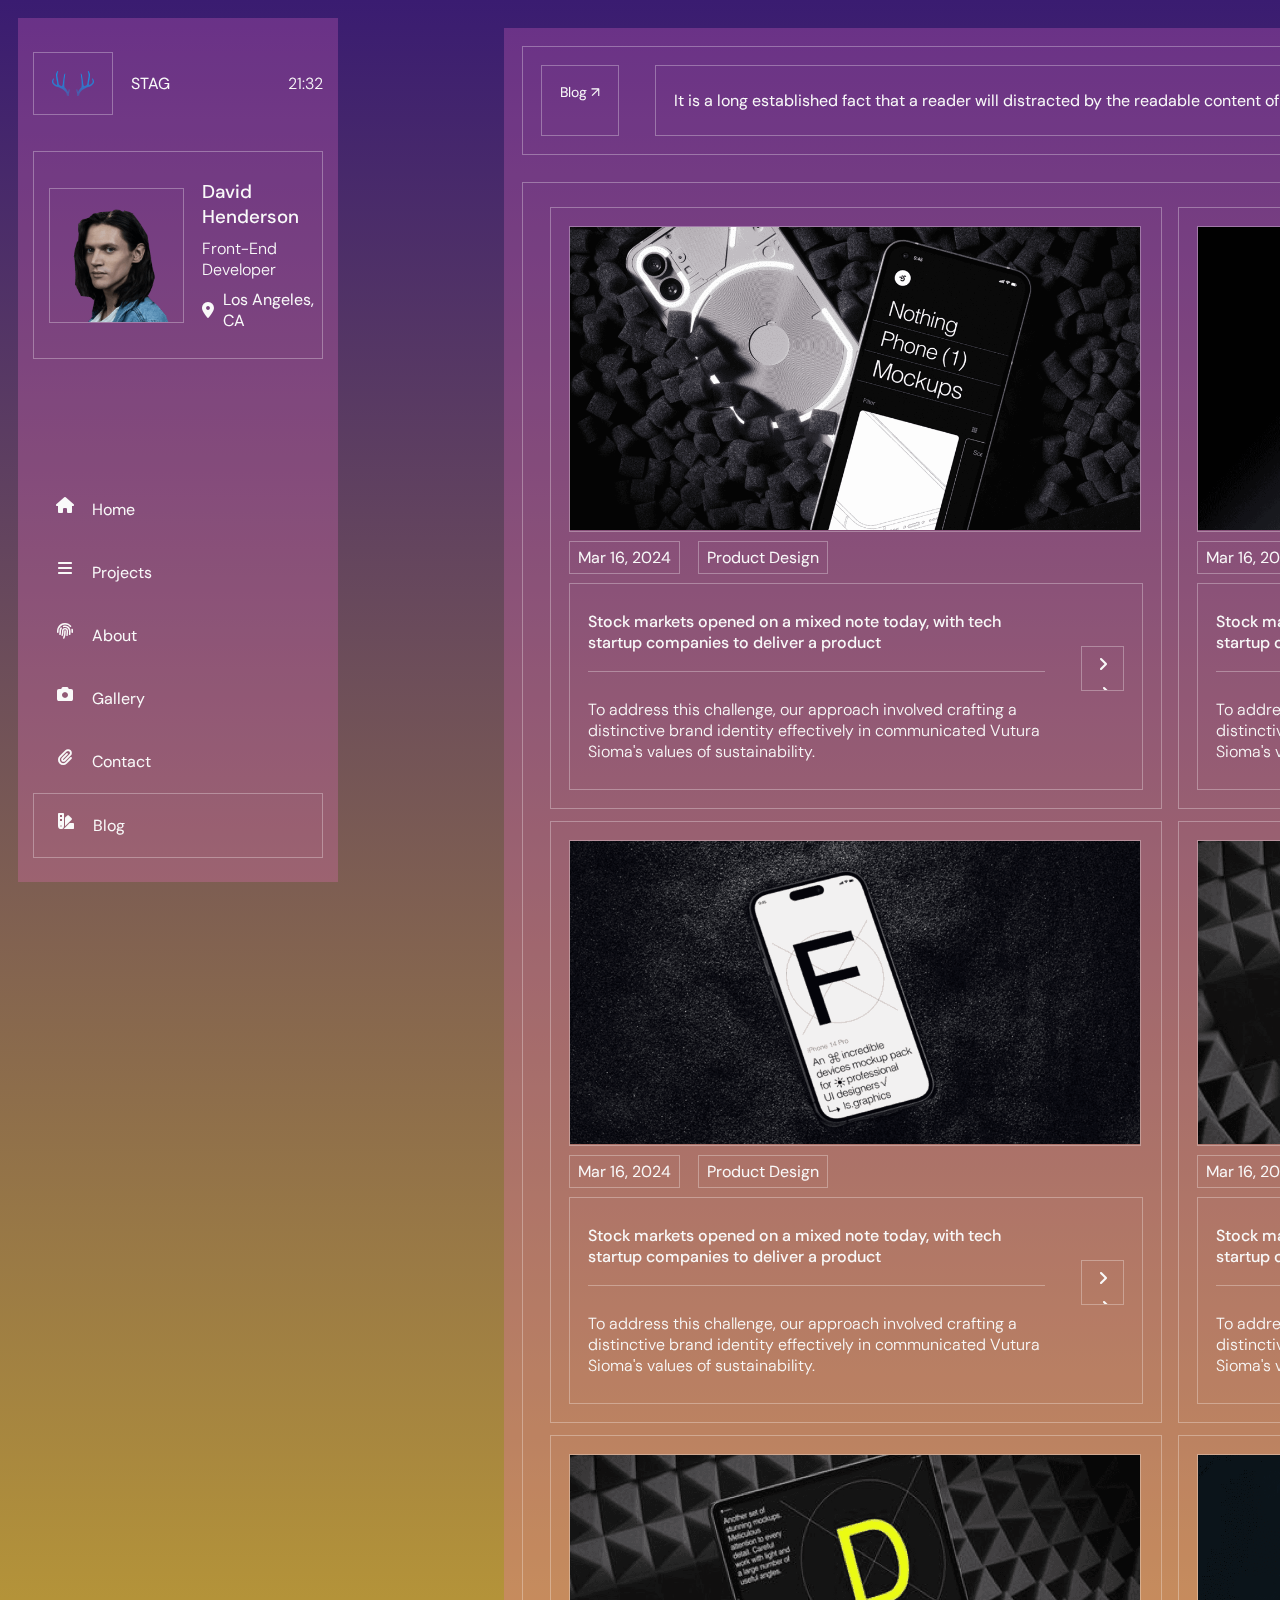
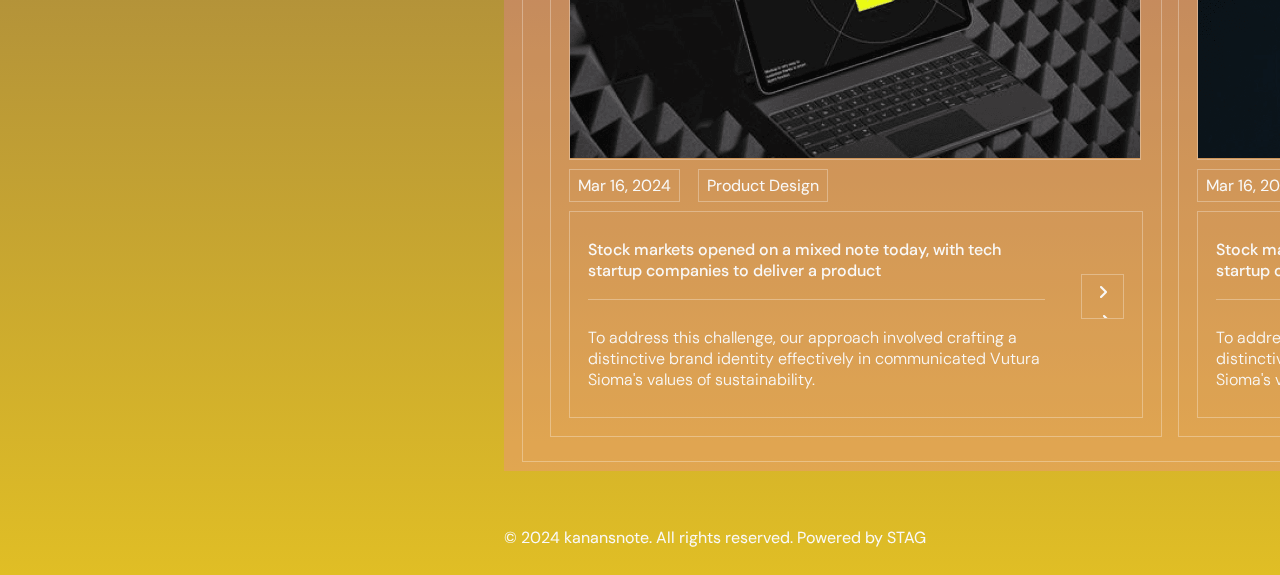
<file: blog-nav.html>
<!DOCTYPE html>
<html lang="en">
<head>
    <meta charset="UTF-8">
    <meta name="viewport" content="width=device-width, initial-scale=1.0">
    <title>Stag</title>
    <link rel="stylesheet" href="./src/css/style.css">
    <link rel="stylesheet" href="https://cdnjs.cloudflare.com/ajax/libs/font-awesome/6.5.2/css/all.min.css">
    <link rel="stylesheet" href="https://unpkg.com/swiper/swiper-bundle.min.css">
    <script src="https://unpkg.com/swiper/swiper-bundle.min.js"></script>
</head>
<body id="blogPage">
    <header>
        <div class="headerTop">
            <div class="headerTop__Top">
                <a href="index.html">
                    <img src="./src/img/header/logo.svg" alt="">
                    <span>STAG</span>
                </a>
                <p id="currentTime">13:26</p>
            </div>
            <div class="headerTop__Bottom">
                <img src="./src/img/header/me.png" alt="">
                <div class="headerTop__BottomText">
                    <h3>David Henderson</h3>
                    <p>Front-End Developer</p>
                    <span><i class="fa-solid fa-location-dot"></i>Los Angeles, CA</span>
                </div>
            </div>
        </div>
        <nav>
            <ul>
                <li>
                    <a href="index.html">
                        <i class="fa-solid fa-house"></i>
                        <span>Home</span>
                    </a>
                </li>
                <li>
                    <a href="projects-nav.html">
                        <i class="fa-solid fa-bars"></i>
                        <span>Projects</span>
                    </a>
                </li>
                <li>
                    <a href="about-nav.html">
                        <i class="fa-solid fa-fingerprint"></i>
                        <span>About</span>
                    </a>
                </li>
                <li>
                    <a href="gallery-nav.html">
                        <i class="fa-solid fa-camera"></i>
                        <span>Gallery</span>
                    </a>
                </li>
                <li>
                    <a href="contact-nav.html">
                        <i class="fa-solid fa-paperclip"></i>
                        <span>Contact</span>
                    </a>
                </li>
                <li>
                    <a href="blog-nav.html" class="pageActive">
                        <i class="fa-solid fa-swatchbook"></i>
                        <span>Blog</span>
                    </a>
                </li>
            </ul>
        </nav>
    </header>
    <main>
        <section id="Blog">
            <div class="blogHeader sectionHeader">
                <div class="sectionHeader__Left">
                    <a href="#" class="button-effect">
                        <span class="button-effect-inner">
                            <span class="button-effect-text" data-effect="Blog ↗">Blog ↗</span>
                        </span>
                    </a>
                </div>
                <div class="sectionHeader__Center">
                    <ul class="marqueeEffect">
                        <li>It is a long established fact that a reader will distracted by the readable content of a page when looking an its readable.</li>
                        <li>It is a long established fact that a reader will distracted by the readable content of a page when looking an its readable.</li>
                    </ul>
                </div>
            </div>
            <div class="blogPageMain">
                <a href="https://wpriverthemes.com/HTML/stag/blog-detail.html">
                    <div class="blogPageMain__Card">
                        <img src="./src/img/blog/blog-4.png" alt="Blog Image 4">
                        <div class="blogPageMain__Header">
                            <span>Mar 16, 2024</span>
                            <span>Product Design</span>
                        </div>
                        <div class="blogPageMain__CardTextAndArrow">
                            <div class="blogPageMain__CardText">
                                <h4>Stock markets opened on a mixed note today, with tech
                                    startup companies to deliver a product
                                </h4>
                                <p>To address this challenge, 
                                    our approach involved crafting a distinctive brand identity 
                                    effectively in communicated Vutura Sioma's values of sustainability.
                                </p>
                            </div>
                            <div class="blogPageMain__CardArrow">
                                <i class="fa-solid fa-angle-right"></i>
                                <i class="fa-solid fa-arrow-right"></i>
                            </div>
                        </div>
                    </div>
                </a>
                <a href="https://wpriverthemes.com/HTML/stag/blog-detail.html">
                    <div class="blogPageMain__Card">
                        <img src="./src/img/blog/blog-5.png" alt="Blog Image 5">
                        <div class="blogPageMain__Header">
                            <span>Mar 16, 2024</span>
                            <span>Product Design</span>
                        </div>
                        <div class="blogPageMain__CardTextAndArrow">
                            <div class="blogPageMain__CardText">
                                <h4>Stock markets opened on a mixed note today, with tech
                                    startup companies to deliver a product
                                </h4>
                                <p>To address this challenge, 
                                    our approach involved crafting a distinctive brand identity 
                                    effectively in communicated Vutura Sioma's values of sustainability.
                                </p>
                            </div>
                            <div class="blogPageMain__CardArrow">
                                <i class="fa-solid fa-angle-right"></i>
                                <i class="fa-solid fa-arrow-right"></i>
                            </div>
                        </div>
                    </div>
                </a>
                <a href="https://wpriverthemes.com/HTML/stag/blog-detail.html">
                    <div class="blogPageMain__Card">
                        <img src="./src/img/blog/blog-6.png" alt="Blog Image 6">
                        <div class="blogPageMain__Header">
                            <span>Mar 16, 2024</span>
                            <span>Product Design</span>
                        </div>
                        <div class="blogPageMain__CardTextAndArrow">
                            <div class="blogPageMain__CardText">
                                <h4>Stock markets opened on a mixed note today, with tech
                                    startup companies to deliver a product
                                </h4>
                                <p>To address this challenge, 
                                    our approach involved crafting a distinctive brand identity 
                                    effectively in communicated Vutura Sioma's values of sustainability.
                                </p>
                            </div>
                            <div class="blogPageMain__CardArrow">
                                <i class="fa-solid fa-angle-right"></i>
                                <i class="fa-solid fa-arrow-right"></i>
                            </div>
                        </div>
                    </div>
                </a>
                <a href="https://wpriverthemes.com/HTML/stag/blog-detail.html">
                    <div class="blogPageMain__Card">
                        <img src="./src/img/blog/blog-7.png" alt="Blog Image 7">
                        <div class="blogPageMain__Header">
                            <span>Mar 16, 2024</span>
                            <span>Product Design</span>
                        </div>
                        <div class="blogPageMain__CardTextAndArrow">
                            <div class="blogPageMain__CardText">
                                <h4>Stock markets opened on a mixed note today, with tech
                                    startup companies to deliver a product
                                </h4>
                                <p>To address this challenge, 
                                    our approach involved crafting a distinctive brand identity 
                                    effectively in communicated Vutura Sioma's values of sustainability.
                                </p>
                            </div>
                            <div class="blogPageMain__CardArrow">
                                <i class="fa-solid fa-angle-right"></i>
                                <i class="fa-solid fa-arrow-right"></i>
                            </div>
                        </div>
                    </div>
                </a>
                <a href="https://wpriverthemes.com/HTML/stag/blog-detail.html">
                    <div class="blogPageMain__Card">
                        <img src="./src/img/blog/blog-8.png" alt="Blog Image 8">
                        <div class="blogPageMain__Header">
                            <span>Mar 16, 2024</span>
                            <span>Product Design</span>
                        </div>
                        <div class="blogPageMain__CardTextAndArrow">
                            <div class="blogPageMain__CardText">
                                <h4>Stock markets opened on a mixed note today, with tech
                                    startup companies to deliver a product
                                </h4>
                                <p>To address this challenge, 
                                    our approach involved crafting a distinctive brand identity 
                                    effectively in communicated Vutura Sioma's values of sustainability.
                                </p>
                            </div>
                            <div class="blogPageMain__CardArrow">
                                <i class="fa-solid fa-angle-right"></i>
                                <i class="fa-solid fa-arrow-right"></i>
                            </div>
                        </div>
                    </div>
                </a>
                <a href="https://wpriverthemes.com/HTML/stag/blog-detail.html">
                    <div class="blogPageMain__Card">
                        <img src="./src/img/blog/blog-9.png" alt="Blog Image 9">
                        <div class="blogPageMain__Header">
                            <span>Mar 16, 2024</span>
                            <span>Product Design</span>
                        </div>
                        <div class="blogPageMain__CardTextAndArrow">
                            <div class="blogPageMain__CardText">
                                <h4>Stock markets opened on a mixed note today, with tech
                                    startup companies to deliver a product
                                </h4>
                                <p>To address this challenge, 
                                    our approach involved crafting a distinctive brand identity 
                                    effectively in communicated Vutura Sioma's values of sustainability.
                                </p>
                            </div>
                            <div class="blogPageMain__CardArrow">
                                <i class="fa-solid fa-angle-right"></i>
                                <i class="fa-solid fa-arrow-right"></i>
                            </div>
                        </div>
                    </div>
                </a>
            </div>
        </section>
    </main>
    <footer>
        <div>© 2024 kanansnote. All rights reserved. Powered by <a href="https://preview.themeforest.net/item/stag-personal-portfolio-html/full_screen_preview/50745971">STAG</a></div>
        <div id="topBtn">Scroll to Top ↑</div>
    </footer>
    <script src="./src/js/script.js"></script>
</body>
</html>
</file>
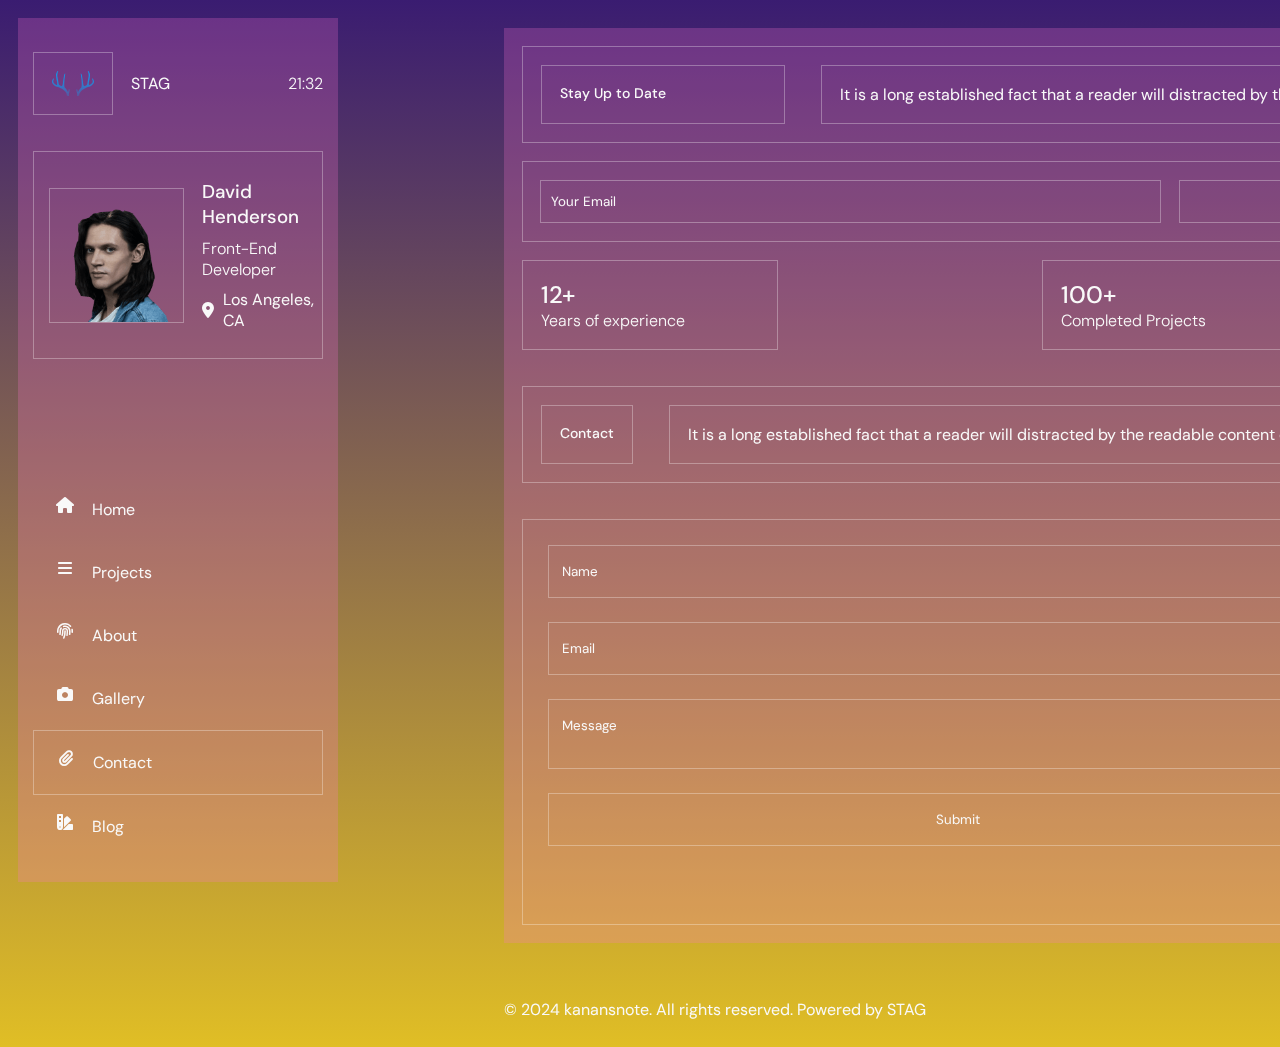
<file: contact-nav.html>
<!DOCTYPE html>
<html lang="en">
<head>
    <meta charset="UTF-8">
    <meta name="viewport" content="width=device-width, initial-scale=1.0">
    <title>Stag</title>
    <link rel="stylesheet" href="./src/css/style.css">
    <link rel="stylesheet" href="https://cdnjs.cloudflare.com/ajax/libs/font-awesome/6.5.2/css/all.min.css">
    <link rel="stylesheet" href="https://unpkg.com/swiper/swiper-bundle.min.css">
    <script src="https://unpkg.com/swiper/swiper-bundle.min.js"></script>
</head>
<body id="contactPage">
    <header>
        <div class="headerTop">
            <div class="headerTop__Top">
                <a href="index.html">
                    <img src="./src/img/header/logo.svg" alt="">
                    <span>STAG</span>
                </a>
                <p id="currentTime">13:26</p>
            </div>
            <div class="headerTop__Bottom">
                <img src="./src/img/header/me.png" alt="">
                <div class="headerTop__BottomText">
                    <h3>David Henderson</h3>
                    <p>Front-End Developer</p>
                    <span><i class="fa-solid fa-location-dot"></i>Los Angeles, CA</span>
                </div>
            </div>
        </div>
        <nav>
            <ul>
                <li>
                    <a href="index.html">
                        <i class="fa-solid fa-house"></i>
                        <span>Home</span>
                    </a>
                </li>
                <li>
                    <a href="projects-nav.html">
                        <i class="fa-solid fa-bars"></i>
                        <span>Projects</span>
                    </a>
                </li>
                <li>
                    <a href="about-nav.html">
                        <i class="fa-solid fa-fingerprint"></i>
                        <span>About</span>
                    </a>
                </li>
                <li>
                    <a href="gallery-nav.html">
                        <i class="fa-solid fa-camera"></i>
                        <span>Gallery</span>
                    </a>
                </li>
                <li>
                    <a href="contact-nav.html" class="pageActive">
                        <i class="fa-solid fa-paperclip"></i>
                        <span>Contact</span>
                    </a>
                </li>
                <li>
                    <a href="blog-nav.html">
                        <i class="fa-solid fa-swatchbook"></i>
                        <span>Blog</span>
                    </a>
                </li>
            </ul>
        </nav>
    </header>
    <main>
        <section id="StayUpToDate">
            <div class="stayUpToDateHeader sectionHeader">
                <div class="stayUpToDateHeader__Left sectionHeader__Left">
                    <h4>Stay Up to Date</h4>
                </div>
                <div class="stayUpToDateHeader__Center sectionHeader__Center">
                    <ul class="marqueeEffect">
                        <li>It is a long established fact that a reader will distracted by the readable content of a page when looking an its readable</li>
                        <li>It is a long established fact that a reader will distracted by the readable content of a page when looking an its readable</li>
                        <li>It is a long established fact that a reader will distracted by the readable content of a page when looking an its readable</li>
                    </ul>
                </div>
            </div>
            <div class="stayUpToDateMain">
                <input type="text" placeholder="Your Email">
                <button type="submit">Book an Appointment</button>
            </div>
            <ul class="partnersInfo">
                <li>
                    <h2>12+</h2>
                    <p>Years of experience</p>
                </li>
                <li>
                    <h2>100+</h2>
                    <p>Completed Projects</p>
                </li>
                <li>
                    <h2>$16M</h2>
                    <p>Partners Raised</p>
                </li>
            </ul>
        </section>
        <section id="Contact">
            <div class="contactHeader sectionHeader">
                <div class="sectionHeader__Left">
                    <h4>Contact</h4>
                </div>
                <div class="sectionHeader__Center">
                    <ul class="marqueeEffect">
                        <li>It is a long established fact that a reader will distracted by the readable content of a page when looking an its readable</li>
                        <li>It is a long established fact that a reader will distracted by the readable content of a page when looking an its readable</li>
                        <li>It is a long established fact that a reader will distracted by the readable content of a page when looking an its readable</li>
                    </ul>
                </div>
            </div>
            <div class="contactMain">
                <form class="contactPageForm" action="">
                    <input type="text" placeholder="Name">
                    <input type="email" placeholder="Email">
                    <textarea name="" id="" placeholder="Message"></textarea>
                    <button type="submit">Submit</button>
                </form>
                <div class="contactInfo">
                    <div class="sectionHeader__Left">
                        <h4>Address</h4>
                    </div>
                    <div class="contactInfo__Cards">
                        <div class="contactInfo__Card">
                            <div class="contactInfo__Icon"><i class="fa-regular fa-map"></i></div>
                            <div class="contactInfo__CardText">
                                <h3>Visit Me</h3>
                                <p>16/9, Down Street, Edinburgth
                                    United Kingdom
                                </p>
                            </div>
                        </div>
                        <div class="contactInfo__Card">
                            <div class="contactInfo__Icon"><i class="fa-solid fa-headphones-simple"></i></div>
                            <div class="contactInfo__CardText">
                                <h3>Contact Info</h3>
                                <a href="tel:+12847899">+1-2847-899</a>
                                <a href="mailto:yourcompanyemail@mail.com">yourcompanyemail@mail.com</a>
                            </div>
                        </div>
                    </div>
                </div>
            </div>
        </section>
    </main>
    <footer>
        <div>© 2024 kanansnote. All rights reserved. Powered by <a href="https://preview.themeforest.net/item/stag-personal-portfolio-html/full_screen_preview/50745971">STAG</a></div>
        <div id="topBtn">Scroll to Top ↑</div>
    </footer>
    <script src="./src/js/script.js"></script>
</body>
</html>
</file>
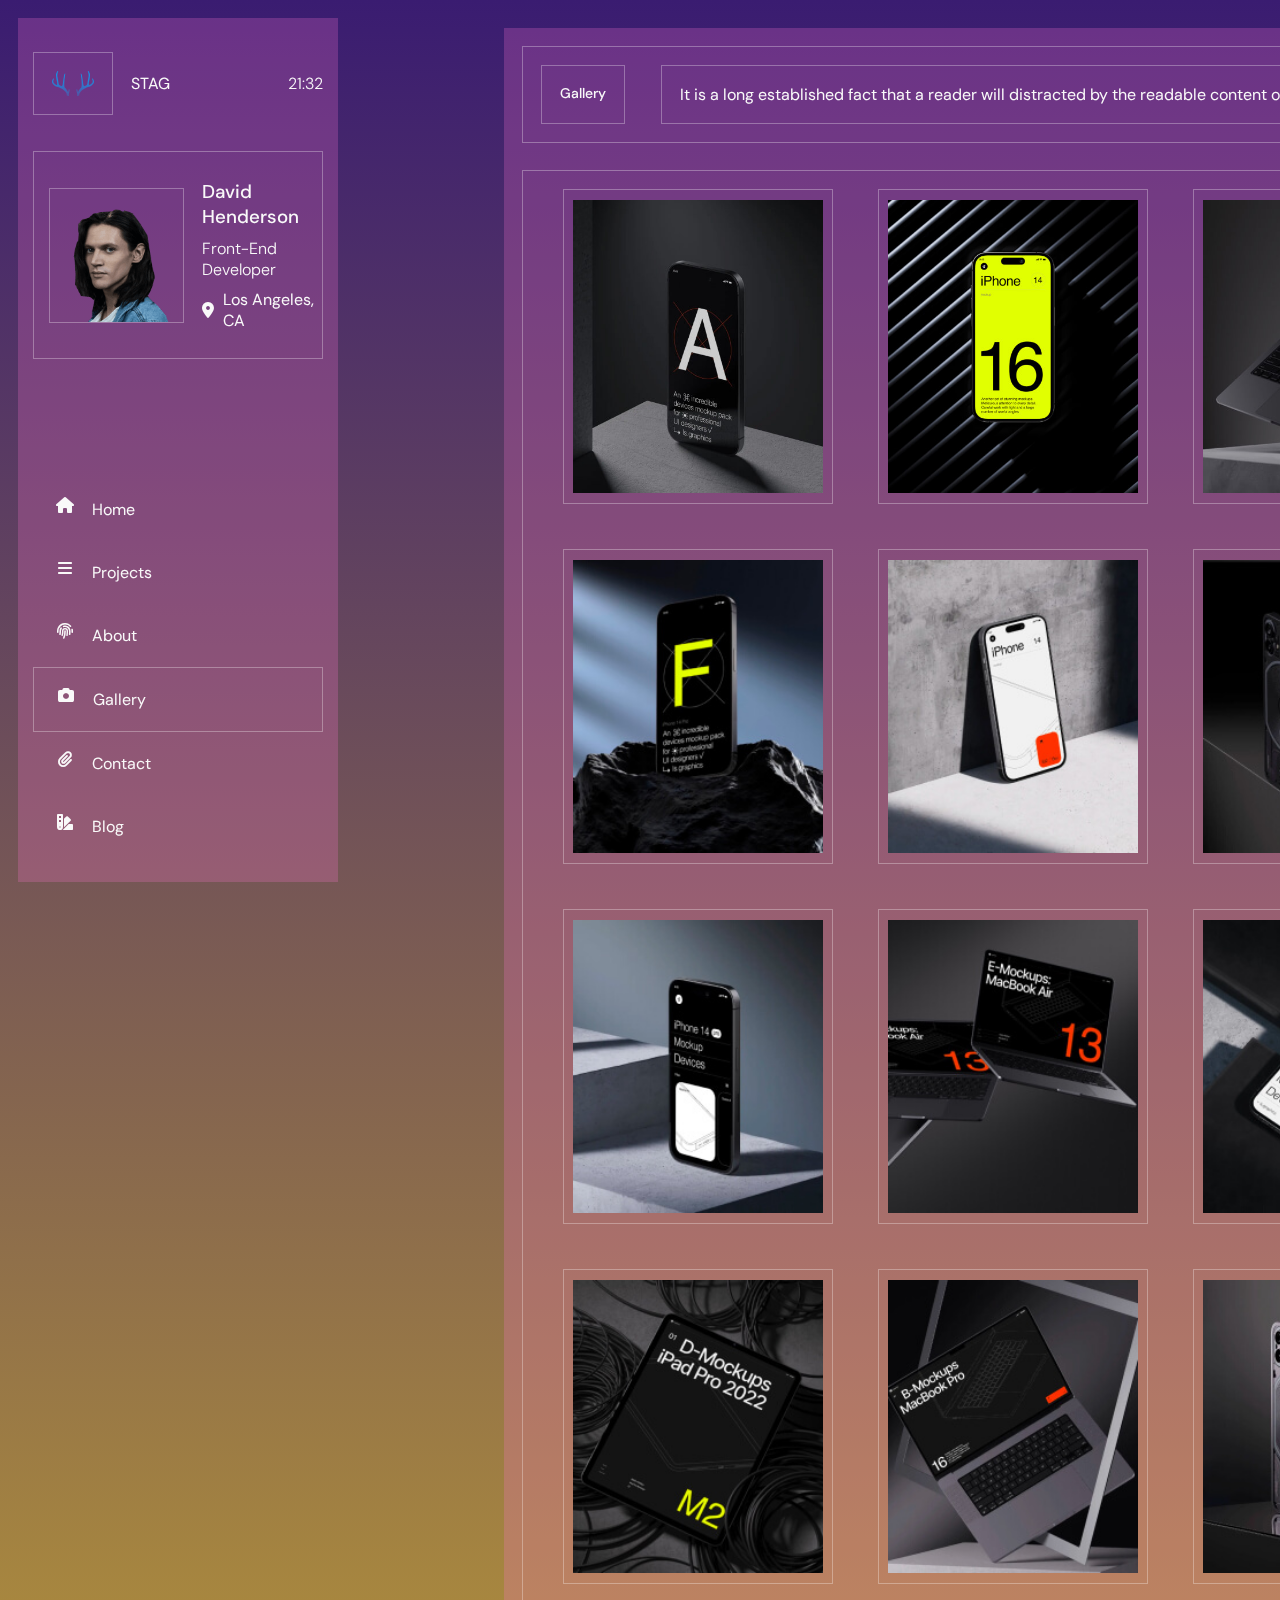
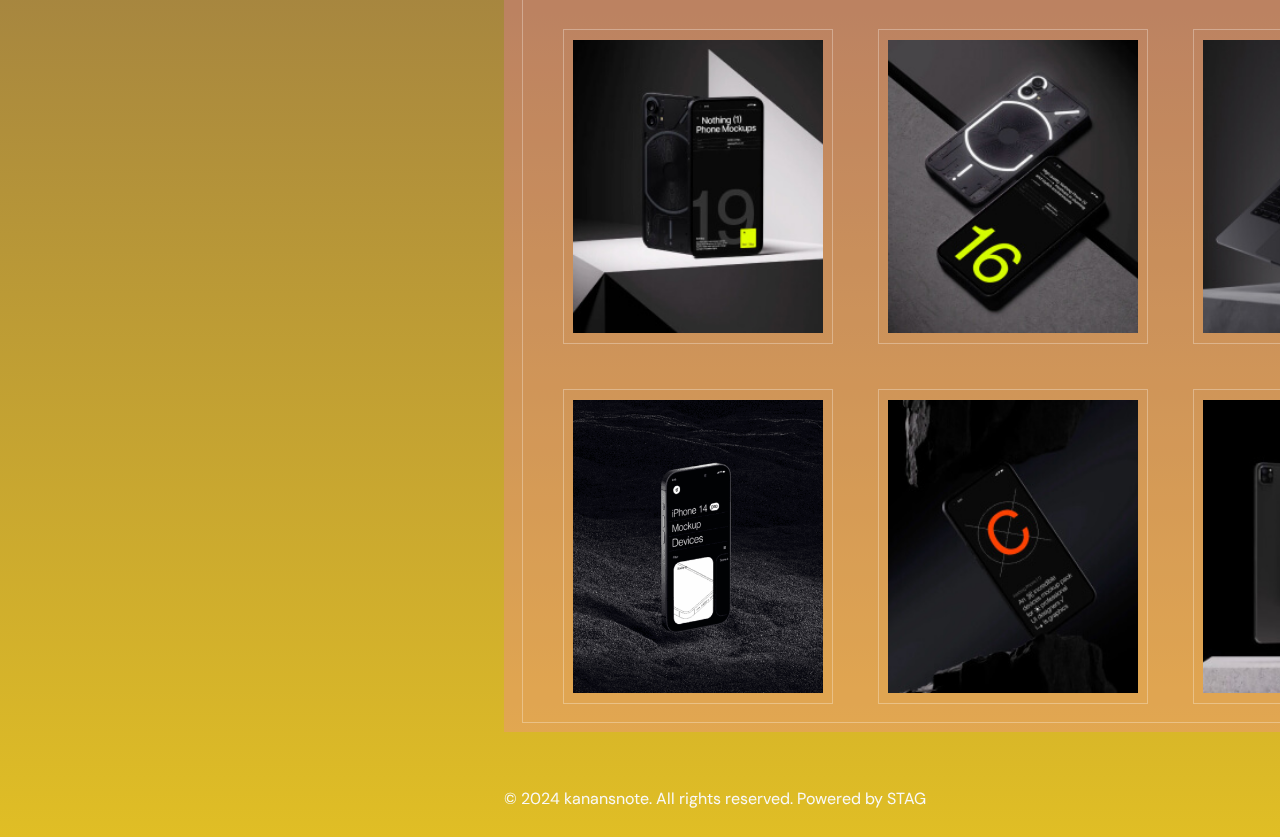
<file: gallery-nav.html>
<!DOCTYPE html>
<html lang="en">
<head>
    <meta charset="UTF-8">
    <meta name="viewport" content="width=device-width, initial-scale=1.0">
    <title>Stag</title>
    <link rel="stylesheet" href="./src/css/style.css">
    <link rel="stylesheet" href="https://cdnjs.cloudflare.com/ajax/libs/font-awesome/6.5.2/css/all.min.css">
    <link rel="stylesheet" href="https://unpkg.com/swiper/swiper-bundle.min.css">
    <script src="https://unpkg.com/swiper/swiper-bundle.min.js"></script>
</head>
<body id="galleryPage">
    <header>
        <div class="headerTop">
            <div class="headerTop__Top">
                <a href="index.html">
                    <img src="./src/img/header/logo.svg" alt="">
                    <span>STAG</span>
                </a>
                <p id="currentTime">13:26</p>
            </div>
            <div class="headerTop__Bottom">
                <img src="./src/img/header/me.png" alt="">
                <div class="headerTop__BottomText">
                    <h3>David Henderson</h3>
                    <p>Front-End Developer</p>
                    <span><i class="fa-solid fa-location-dot"></i>Los Angeles, CA</span>
                </div>
            </div>
        </div>
        <nav>
            <ul>
                <li>
                    <a href="index.html">
                        <i class="fa-solid fa-house"></i>
                        <span>Home</span>
                    </a>
                </li>
                <li>
                    <a href="projects-nav.html">
                        <i class="fa-solid fa-bars"></i>
                        <span>Projects</span>
                    </a>
                </li>
                <li>
                    <a href="about-nav.html">
                        <i class="fa-solid fa-fingerprint"></i>
                        <span>About</span>
                    </a>
                </li>
                <li>
                    <a href="gallery-nav.html" class="pageActive">
                        <i class="fa-solid fa-camera"></i>
                        <span>Gallery</span>
                    </a>
                </li>
                <li>
                    <a href="contact-nav.html">
                        <i class="fa-solid fa-paperclip"></i>
                        <span>Contact</span>
                    </a>
                </li>
                <li>
                    <a href="blog-nav.html">
                        <i class="fa-solid fa-swatchbook"></i>
                        <span>Blog</span>
                    </a>
                </li>
            </ul>
        </nav>
    </header>
    <main>
       <section class="GalleryPage">
            <div class="galleryHeader sectionHeader">
                <div class="sectionHeader__Left">
                    <h4>Gallery</h4>
                </div>
                <div class="sectionHeader__Center">
                    <ul class="marqueeEffect">
                        <li>It is a long established fact that a reader will distracted by the readable content of a page when looking an its readable.</li>
                        <li>It is a long established fact that a reader will distracted by the readable content of a page when looking an its readable.</li>
                    </ul>
                </div>
            </div>
            <div class="galleryMain">
                <img class="galleryImage" src="./src/img/gallery/gallery-1.jpg" alt="Gallery Image 1">
                <img class="galleryImage" src="./src/img/gallery/gallery-2.jpg" alt="Gallery Image 2">
                <img class="galleryImage" src="./src/img/gallery/gallery-3.jpg" alt="Gallery Image 3">
                <img class="galleryImage" src="./src/img/gallery/gallery-4.jpg" alt="Gallery Image 4">
                <img class="galleryImage" src="./src/img/gallery/gallery-5.jpg" alt="Gallery Image 5">
                <img class="galleryImage" src="./src/img/gallery/gallery-6.jpg" alt="Gallery Image 6">
                <img class="galleryImage" src="./src/img/gallery/gallery-7.jpg" alt="Gallery Image 7">
                <img class="galleryImage" src="./src/img/gallery/gallery-8.jpg" alt="Gallery Image 8">
                <img class="galleryImage" src="./src/img/gallery/gallery-9.jpg" alt="Gallery Image 9">
                <img class="galleryImage" src="./src/img/gallery/gallery-10.jpg" alt="Gallery Image 10">
                <img class="galleryImage" src="./src/img/gallery/gallery-11.jpg" alt="Gallery Image 11">
                <img class="galleryImage" src="./src/img/gallery/gallery-12.jpg" alt="Gallery Image 12">
                <img class="galleryImage" src="./src/img/gallery/gallery-13.jpg" alt="Gallery Image 13">
                <img class="galleryImage" src="./src/img/gallery/gallery-14.jpg" alt="Gallery Image 14">
                <img class="galleryImage" src="./src/img/gallery/gallery-15.jpg" alt="Gallery Image 15">
                <img class="galleryImage" src="./src/img/gallery/gallery-16.jpg" alt="Gallery Image 16">
                <img class="galleryImage" src="./src/img/gallery/gallery-17.jpg" alt="Gallery Image 17">
                <img class="galleryImage" src="./src/img/gallery/gallery-18.jpg" alt="Gallery Image 18">
                <img class="galleryImage" src="./src/img/gallery/gallery-19.jpg" alt="Gallery Image 19">
                <img class="galleryImage" src="./src/img/gallery/gallery-20.jpg" alt="Gallery Image 20">
                <img class="galleryImage" src="./src/img/gallery/gallery-21.png" alt="Gallery Image 21">
                <img class="galleryImage" src="./src/img/gallery/gallery-22.jpg" alt="Gallery Image 22">
                <img class="galleryImage" src="./src/img/gallery/gallery-23.jpg" alt="Gallery Image 23">
                <img class="galleryImage" src="./src/img/gallery/gallery-24.jpg" alt="Gallery Image 24">
            </div>
       </section>
    </main>
    <footer>
        <div>© 2024 kanansnote. All rights reserved. Powered by <a href="https://preview.themeforest.net/item/stag-personal-portfolio-html/full_screen_preview/50745971">STAG</a></div>
        <div id="topBtn">Scroll to Top ↑</div>
    </footer>
    <script src="./src/js/script.js"></script>
</body>
</html>
</file>
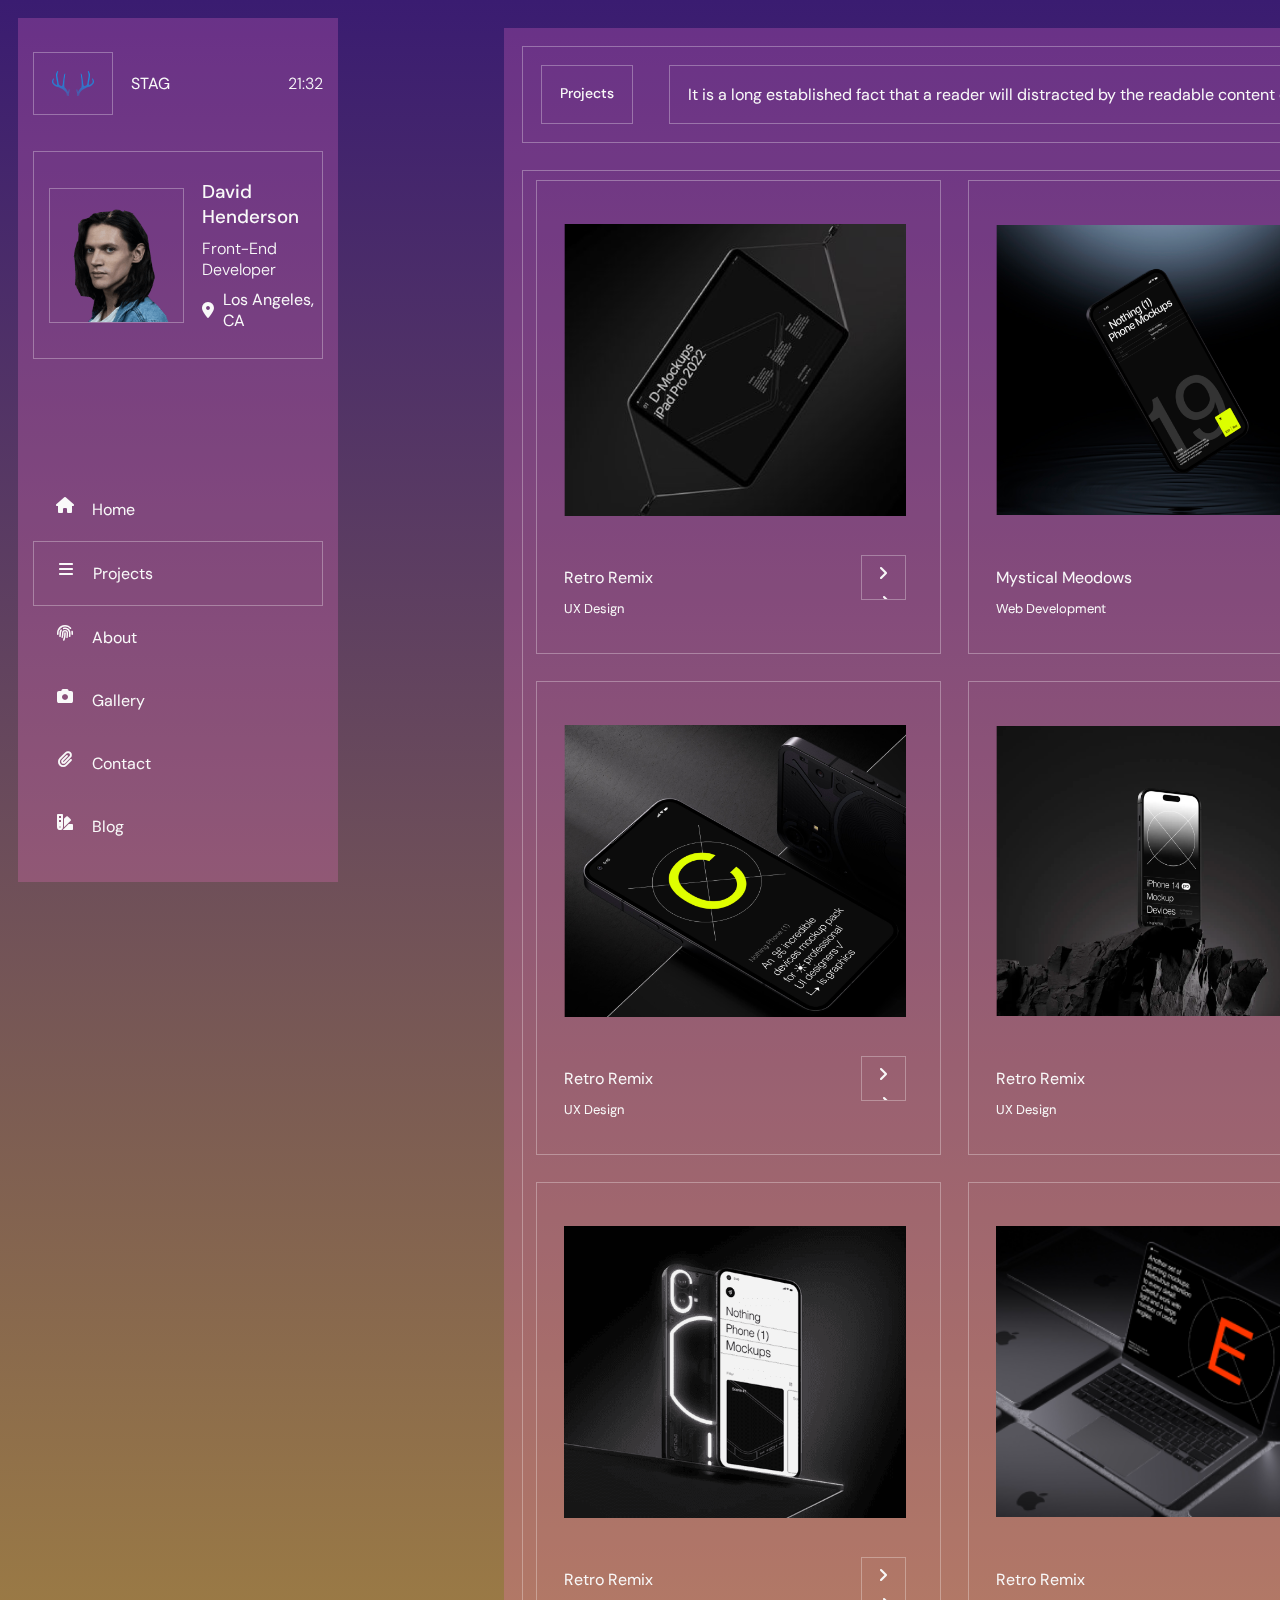
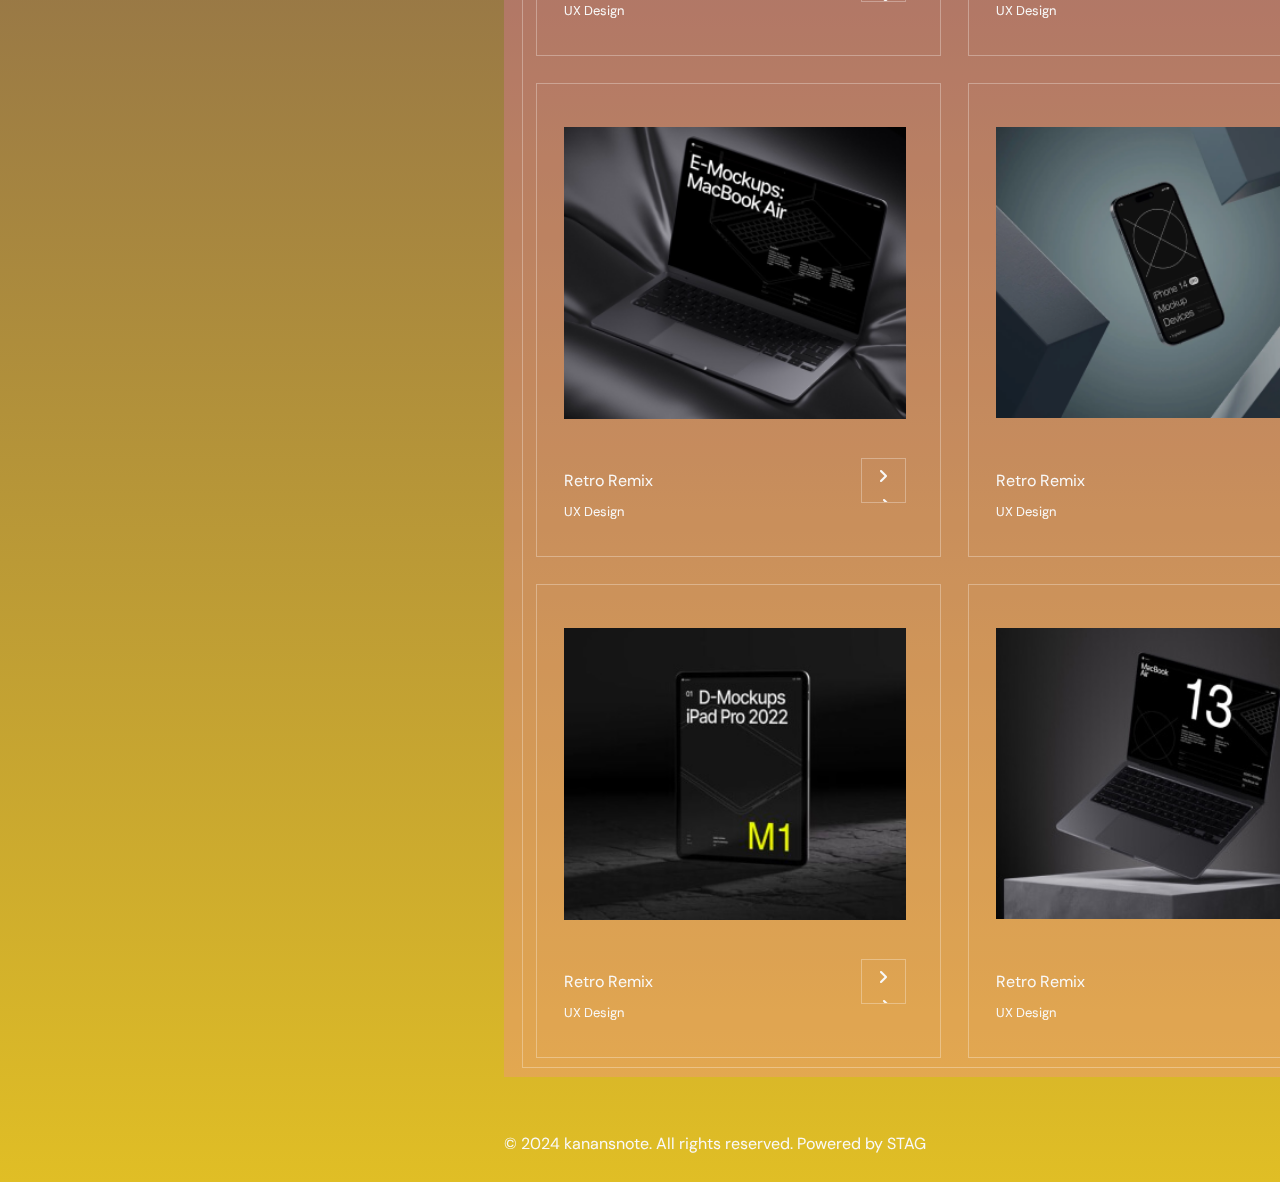
<file: projects-nav.html>
<!DOCTYPE html>
<html lang="en">
<head>
    <meta charset="UTF-8">
    <meta name="viewport" content="width=device-width, initial-scale=1.0">
    <title>Stag</title>
    <link rel="stylesheet" href="./src/css/style.css">
    <link rel="stylesheet" href="https://cdnjs.cloudflare.com/ajax/libs/font-awesome/6.5.2/css/all.min.css">
    <link rel="stylesheet" href="https://unpkg.com/swiper/swiper-bundle.min.css">
    <script src="https://unpkg.com/swiper/swiper-bundle.min.js"></script>
</head>
<body id="projectsPage">
    <header>
        <div class="headerTop">
            <div class="headerTop__Top">
                <a href="index.html">
                    <img src="./src/img/header/logo.svg" alt="">
                    <span>STAG</span>
                </a>
                <p id="currentTime">13:26</p>
            </div>
            <div class="headerTop__Bottom">
                <img src="./src/img/header/me.png" alt="">
                <div class="headerTop__BottomText">
                    <h3>David Henderson</h3>
                    <p>Front-End Developer</p>
                    <span><i class="fa-solid fa-location-dot"></i>Los Angeles, CA</span>
                </div>
            </div>
        </div>
        <nav>
            <ul>
                <li>
                    <a href="index.html">
                        <i class="fa-solid fa-house"></i>
                        <span>Home</span>
                    </a>
                </li>
                <li>
                    <a href="projects-nav.html" class="pageActive">
                        <i class="fa-solid fa-bars"></i>
                        <span>Projects</span>
                    </a>
                </li>
                <li>
                    <a href="about-nav.html">
                        <i class="fa-solid fa-fingerprint"></i>
                        <span>About</span>
                    </a>
                </li>
                <li>
                    <a href="gallery-nav.html">
                        <i class="fa-solid fa-camera"></i>
                        <span>Gallery</span>
                    </a>
                </li>
                <li>
                    <a href="contact-nav.html">
                        <i class="fa-solid fa-paperclip"></i>
                        <span>Contact</span>
                    </a>
                </li>
                <li>
                    <a href="blog-nav.html">
                        <i class="fa-solid fa-swatchbook"></i>
                        <span>Blog</span>
                    </a>
                </li>
            </ul>
        </nav>
    </header>
    <main>
        <section class="ProjectsPage">
            <div class="projectsHeader sectionHeader">
                <div class="projectsHeader__Left sectionHeader__Left">
                    <h4>Projects</h4>
                </div>
                <div class="projectsHeader__Center sectionHeader__Center">
                    <ul class="marqueeEffect">
                        <li>It is a long established fact that a reader will distracted by the readable content of a page when
                            looking an its readable.</li>
                        <li>It is a long established fact that a reader will distracted by the readable content of a page when
                            looking an its readable.</li>
                    </ul>
                </div>
            </div>
            <div class="projectsPageMain__Cards">
                <div class="projectsPageMain__Card">
                    <img src="./src/img/projects/project-1.png" alt="Projects Image 1">
                    <div class="projectsPageMain__CardLink">
                        <a href="https://wpriverthemes.com/HTML/stag/project-detail.html">Retro Remix
                            <div class="projectsPageMain__CardArrow">
                                <i class="fa-solid fa-angle-right"></i>
                                <i class="fa-solid fa-arrow-right"></i>
                            </div>
                        </a>
                        <span>UX Design</span>
                    </div>
                </div>
                <div class="projectsPageMain__Card">
                    <img src="./src/img/projects/project-2.png" alt="Projects Image 2">
                    <div class="projectsPageMain__CardLink">
                        <a href="https://wpriverthemes.com/HTML/stag/project-detail.html">Mystical Meodows
                            <div class="projectsPageMain__CardArrow">
                                <i class="fa-solid fa-angle-right"></i>
                                <i class="fa-solid fa-arrow-right"></i>
                            </div>
                        </a>
                        <span>Web Development</span>
                    </div>
                </div>
                <div class="projectsPageMain__Card">
                    <img src="./src/img/projects/project-3.png" alt="Projects Image 3">
                    <div class="projectsPageMain__CardLink">
                        <a href="https://wpriverthemes.com/HTML/stag/project-detail.html">Cybernetic Dreams
                            <div class="projectsPageMain__CardArrow">
                                <i class="fa-solid fa-angle-right"></i>
                                <i class="fa-solid fa-arrow-right"></i>
                            </div>
                        </a>
                        <span>Brand Marketing</span>
                    </div>
                </div>
                <div class="projectsPageMain__Card">
                    <img src="./src/img/projects/project-4.png" alt="Projects Image 4">
                    <div class="projectsPageMain__CardLink">
                        <a href="https://wpriverthemes.com/HTML/stag/project-detail.html">Retro Remix
                            <div class="projectsPageMain__CardArrow">
                                <i class="fa-solid fa-angle-right"></i>
                                <i class="fa-solid fa-arrow-right"></i>
                            </div>
                        </a>
                        <span>UX Design</span>
                    </div>
                </div>
                <div class="projectsPageMain__Card">
                    <img src="./src/img/projects/project-5.png" alt="Projects Image 5">
                    <div class="projectsPageMain__CardLink">
                        <a href="https://wpriverthemes.com/HTML/stag/project-detail.html">Retro Remix
                            <div class="projectsPageMain__CardArrow">
                                <i class="fa-solid fa-angle-right"></i>
                                <i class="fa-solid fa-arrow-right"></i>
                            </div>
                        </a>
                        <span>UX Design</span>
                    </div>
                </div>
                <div class="projectsPageMain__Card">
                    <img src="./src/img/projects/project-6.png" alt="Projects Image 6">
                    <div class="projectsPageMain__CardLink">
                        <a href="https://wpriverthemes.com/HTML/stag/project-detail.html">Retro Remix
                            <div class="projectsPageMain__CardArrow">
                                <i class="fa-solid fa-angle-right"></i>
                                <i class="fa-solid fa-arrow-right"></i>
                            </div>
                        </a>
                        <span>UX Design</span>
                    </div>
                </div>
                <div class="projectsPageMain__Card">
                    <img src="./src/img/projects/project-7.png" alt="Projects Image 7">
                    <div class="projectsPageMain__CardLink">
                        <a href="https://wpriverthemes.com/HTML/stag/project-detail.html">Retro Remix
                            <div class="projectsPageMain__CardArrow">
                                <i class="fa-solid fa-angle-right"></i>
                                <i class="fa-solid fa-arrow-right"></i>
                            </div>
                        </a>
                        <span>UX Design</span>
                    </div>
                </div>
                <div class="projectsPageMain__Card">
                    <img src="./src/img/projects/project-8.png" alt="Projects Image 8">
                    <div class="projectsPageMain__CardLink">
                        <a href="https://wpriverthemes.com/HTML/stag/project-detail.html">Retro Remix
                            <div class="projectsPageMain__CardArrow">
                                <i class="fa-solid fa-angle-right"></i>
                                <i class="fa-solid fa-arrow-right"></i>
                            </div>
                        </a>
                        <span>UX Design</span>
                    </div>
                </div>
                <div class="projectsPageMain__Card">
                    <img src="./src/img/projects/project-9.png" alt="Projects Image 9">
                    <div class="projectsPageMain__CardLink">
                        <a href="https://wpriverthemes.com/HTML/stag/project-detail.html">Retro Remix
                            <div class="projectsPageMain__CardArrow">
                                <i class="fa-solid fa-angle-right"></i>
                                <i class="fa-solid fa-arrow-right"></i>
                            </div>
                        </a>
                        <span>UX Design</span>
                    </div>
                </div>
                <div class="projectsPageMain__Card">
                    <img src="./src/img/projects/project-10.png" alt="Projects Image 10">
                    <div class="projectsPageMain__CardLink">
                        <a href="https://wpriverthemes.com/HTML/stag/project-detail.html">Retro Remix
                            <div class="projectsPageMain__CardArrow">
                                <i class="fa-solid fa-angle-right"></i>
                                <i class="fa-solid fa-arrow-right"></i>
                            </div>
                        </a>
                        <span>UX Design</span>
                    </div>
                </div>
                <div class="projectsPageMain__Card">
                    <img src="./src/img/projects/project-11.png" alt="Projects Image 11">
                    <div class="projectsPageMain__CardLink">
                        <a href="https://wpriverthemes.com/HTML/stag/project-detail.html">Retro Remix
                            <div class="projectsPageMain__CardArrow">
                                <i class="fa-solid fa-angle-right"></i>
                                <i class="fa-solid fa-arrow-right"></i>
                            </div>
                        </a>
                        <span>UX Design</span>
                    </div>
                </div>
                <div class="projectsPageMain__Card">
                    <img src="./src/img/projects/project-12.png" alt="Projects Image 12">
                    <div class="projectsPageMain__CardLink">
                        <a href="https://wpriverthemes.com/HTML/stag/project-detail.html">Retro Remix
                            <div class="projectsPageMain__CardArrow">
                                <i class="fa-solid fa-angle-right"></i>
                                <i class="fa-solid fa-arrow-right"></i>
                            </div>
                        </a>
                        <span>UX Design</span>
                    </div>
                </div>
                <div class="projectsPageMain__Card">
                    <img src="./src/img/projects/project-13.jpg" alt="Projects Image 13">
                    <div class="projectsPageMain__CardLink">
                        <a href="https://wpriverthemes.com/HTML/stag/project-detail.html">Retro Remix
                            <div class="projectsPageMain__CardArrow">
                                <i class="fa-solid fa-angle-right"></i>
                                <i class="fa-solid fa-arrow-right"></i>
                            </div>
                        </a>
                        <span>UX Design</span>
                    </div>
                </div>
                <div class="projectsPageMain__Card">
                    <img src="./src/img/projects/project-14.jpg" alt="Projects Image 14">
                    <div class="projectsPageMain__CardLink">
                        <a href="https://wpriverthemes.com/HTML/stag/project-detail.html">Retro Remix
                            <div class="projectsPageMain__CardArrow">
                                <i class="fa-solid fa-angle-right"></i>
                                <i class="fa-solid fa-arrow-right"></i>
                            </div>
                        </a>
                        <span>UX Design</span>
                    </div>
                </div>
                <div class="projectsPageMain__Card">
                    <img src="./src/img/projects/project-15.jpg" alt="Projects Image 15">
                    <div class="projectsPageMain__CardLink">
                        <a href="https://wpriverthemes.com/HTML/stag/project-detail.html">Retro Remix
                            <div class="projectsPageMain__CardArrow">
                                <i class="fa-solid fa-angle-right"></i>
                                <i class="fa-solid fa-arrow-right"></i>
                            </div>
                        </a>
                        <span>UX Design</span>
                    </div>
                </div>
            </div>
        </section>
    </main>
    <footer>
        <div>© 2024 kanansnote. All rights reserved. Powered by <a href="https://preview.themeforest.net/item/stag-personal-portfolio-html/full_screen_preview/50745971">STAG</a></div>
        <div id="topBtn">Scroll to Top ↑</div>
    </footer>
    <script src="./src/js/script.js"></script>
</body>
</html>
</file>
<file: src/css/style.css>
/* First Things first */
@import url("https://fonts.googleapis.com/css2?family=DM+Sans:ital,opsz,wght@0,9..40,100..1000;1,9..40,100..1000&display=swap");
* {
  margin: 0;
  padding: 0;
  box-sizing: border-box;
  font-family: "DM Sans", sans-serif;
}

body {
  background: linear-gradient(180deg, #3A1C71 0%, #e0be25 100%);
}

:root {
  --cotton-candy-pink: #ff76cf;
  --cotton-candy-pink-shade: #ff76cf3d;
  --off-white-color: #f9f9f9;
  --main-element-border: .75px solid rgba(255, 255, 255, 0.308);
  --golden-yellow-color: #e0be25;
}

body, a, i {
  color: #f9f9f9;
}

a {
  text-decoration: none;
  width: -moz-max-content;
  width: max-content;
  font-weight: 400;
  color: var(--off-white-color);
}

ul {
  display: flex;
  list-style-type: none;
}

span {
  font-weight: 400;
}

h1, h2, h3, h4, h5, h6 {
  font-weight: 500;
}

p {
  font-weight: 300;
}

div, img {
  border: var(--main-element-border);
}

img {
  -o-object-fit: contain;
     object-fit: contain;
}

/* Section Styling */
section {
  display: flex;
  width: 100%;
  height: 100%;
  background-color: var(--cotton-candy-pink-shade);
}

.sectionHeader {
  display: flex;
  margin: 2vh;
}
.sectionHeader .sectionHeader__Left {
  padding: 1vh 2vh 2vh;
  margin: 2vh;
  border: var(--main-element-border);
}
.sectionHeader .sectionHeader__Left a, .sectionHeader .sectionHeader__Left h4 {
  width: 100%;
  height: 100%;
  font-size: 14px;
}
.sectionHeader .sectionHeader__Left h4 {
  padding-top: 1vh;
}
.sectionHeader .sectionHeader__Center {
  overflow: hidden;
  display: flex;
  align-items: center;
  margin: 2vh;
}
.sectionHeader .sectionHeader__Center .marqueeEffect {
  display: flex;
  align-items: center;
  -webkit-mask-image-: linear-gradient(to right, rgba(0, 0, 0, 0) 0%, rgb(0, 0, 0) 12.5%, rgb(0, 0, 0) 87.5%, rgba(0, 0, 0, 0) 100%);
  animation: marquee 10s infinite linear;
  /* Marquee Animation */
}
@keyframes marquee {
  0% {
    transform: translateX(0);
  }
  25% {
    transform: translateX(-25%);
  }
  50% {
    transform: translateX(-50%);
  }
  75% {
    transform: translateX(-75%);
  }
  100% {
    transform: translateX(-100%);
  }
}
.sectionHeader .sectionHeader__Center .marqueeEffect li {
  padding: 2vh;
  flex-shrink: 0;
  width: 150%;
}
.sectionHeader .sectionHeader__Center .marqueeEffect li:nth-child(2) {
  margin-left: -39vh;
}
.sectionHeader .sectionHeader__Right {
  border: none;
  padding: 1vh 10vh;
  position: relative;
  margin: 2vh;
}
.sectionHeader .sectionHeader__Right .BothSwiperArrows {
  display: flex;
  flex-direction: column;
  width: 45px;
  height: 45px;
  text-align: center;
  padding-top: 1.8vh;
  position: absolute;
  top: 0.3vh;
  right: 3vh;
  border: var(--main-element-border);
  cursor: pointer;
  box-shadow: 0px 16px 32px rgba(0, 0, 0, 0.05);
  overflow: hidden;
}
.sectionHeader .sectionHeader__Right .BothSwiperArrows:hover {
  color: var(--off-white-color);
  border-color: var(--main-element-border);
}
.sectionHeader .sectionHeader__Right .BothSwiperArrows::after {
  content: "";
}
.sectionHeader .sectionHeader__Right .BothSwiperArrows i {
  transition: transform 0.4s ease-in-out;
}
.sectionHeader .sectionHeader__Right .BothSwiperArrows i:nth-child(1) {
  padding-bottom: 20px;
  padding-top: 3px;
}
.sectionHeader .sectionHeader__Right .button-prev {
  right: 12vh;
}

.sectionMainMargin {
  margin: 2vh;
}

.sectionMainPadding {
  padding: 2vh;
}

/* Link Button Effect */
.button-effect-inner,
.button-effect-text {
  display: inline-block;
  width: -moz-max-content;
  width: max-content;
}

.button-effect-inner {
  height: 1.75em;
  overflow: hidden;
  position: relative;
}

.button-effect-text {
  line-height: 2;
  transition: transform 0.4s ease-out;
  font-size: 14px;
  padding-top: 3px;
}

.button-effect-text::after {
  content: attr(data-effect);
  display: block;
  color: var(--cotton-candy-pink);
}

.button-effect:hover .button-effect-text {
  transform: translateY(-50%);
}

/* OnlineAnim Animation */
@keyframes onlineAnim {
  0% {
    opacity: 1;
    padding: 1px;
    left: -5px;
  }
  25% {
    opacity: 0.75;
    padding: 2.25px;
    left: -6px;
  }
  50% {
    opacity: 0.5;
    padding: 3.5px;
    left: -7px;
  }
  50% {
    opacity: 0.25;
    padding: 4.75px;
    left: -8px;
  }
  100% {
    opacity: 0;
    padding: 5px;
    left: -9px;
  }
}
/* Scroll to Top Button */
#topBtn {
  z-index: 10;
  cursor: pointer;
  transition: 0.5s ease-in-out;
}
#topBtn:hover {
  color: #f9f9f9;
}

header {
  display: flex;
  flex-direction: column;
  justify-content: space-between;
  position: fixed;
  left: 18px;
  top: 18px;
  width: 320px;
  height: 96vh;
  border-color: rgba(49, 53, 55, 0.05);
  background-color: var(--cotton-candy-pink-shade);
  padding: 34px 15px 24px;
}
header .headerTop {
  display: flex;
  flex-direction: column;
  gap: 2vh;
  border: none;
}
header .headerTop .headerTop__Top {
  display: flex;
  justify-content: space-between;
  align-items: center;
  width: 100%;
  height: 100%;
  border: none;
}
header .headerTop .headerTop__Top a {
  display: flex;
  align-items: center;
  gap: 2vh;
}
header .headerTop .headerTop__Top a img {
  padding: 2vh;
}
header .headerTop .headerTop__Bottom {
  display: flex;
  align-items: center;
  gap: 2vh;
  margin-top: 2vh;
  padding: 27px 0 27px 15px;
}
header .headerTop .headerTop__Bottom img {
  width: 15vh;
  height: 15vh;
  -o-object-fit: contain;
     object-fit: contain;
}
header .headerTop .headerTop__Bottom .headerTop__BottomText {
  display: flex;
  flex-direction: column;
  gap: 1vh;
  border: none;
}
header .headerTop .headerTop__Bottom .headerTop__BottomText span {
  display: flex;
  align-items: center;
  gap: 1vh;
}
header nav ul {
  display: flex;
  flex-direction: column;
}
header nav ul li a {
  display: flex;
  align-items: center;
  gap: 1.5vh;
  width: 100%;
  padding: 2vh;
}
header nav ul li a i {
  width: 3vh;
  height: 3vh;
  text-align: center;
  padding: 1px;
}
header nav ul li .pageActive {
  border: var(--main-element-border);
}

main {
  position: relative;
  left: 55vh;
  width: 150vh;
  height: 100%;
  padding: 3.1vh 1vh;
}
main #Intro {
  display: flex;
  align-items: center;
  padding-right: 2vh;
}
main #Intro #hero {
  width: 40vh;
  height: 40vh;
  margin: 2vh;
  border: none;
}
main #Intro .introRight {
  width: 100%;
  border: none;
  display: flex;
  flex-direction: column;
  gap: 1vh;
}
main #Intro .introRight .introRight__Top {
  display: flex;
  justify-content: space-between;
  padding: 1vh 2vh;
  gap: 1vh;
}
main #Intro .introRight .introRight__Top .introRight__TopLeft {
  display: flex;
  align-items: center;
  gap: 1vh;
  padding: 1vh 3vh 1vh 3vh;
}
main #Intro .introRight .introRight__Top .introRight__TopLeft a {
  display: flex;
  align-items: center;
  gap: 2vh;
  font-size: 14px;
  color: var(--off-white-color);
}
main #Intro .introRight .introRight__Top .introRight__TopLeft a span {
  width: 6px;
  height: 6px;
  background-color: #00A34C;
  border-radius: 50%;
  position: relative;
}
main #Intro .introRight .introRight__Top .introRight__TopLeft a span::before {
  content: "";
  background-color: rgb(0, 163, 76);
  position: absolute;
  top: -7px;
  width: 12px;
  height: 12px;
  border-radius: 50%;
  animation: onlineAnim 1s infinite linear;
}
main #Intro .introRight .introRight__Top .introRight__TopCenter {
  display: flex;
  align-items: center;
  gap: 1vh;
  padding: 1vh 4vh 1vh 4vh;
}
main #Intro .introRight .introRight__Top .introRight__TopCenter i {
  color: var(--cotton-candy-pink);
}
main #Intro .introRight .introRight__Top .introRight__TopCenter span {
  font-size: 14px;
  color: var(--off-white-color);
}
main #Intro .introRight .introRight__Top .introRight__TopRight {
  display: flex;
  align-items: center;
  color: white;
  gap: 1vh;
  padding: 1vh 7vh 1vh 7vh;
}
main #Intro .introRight .introRight__Bottom {
  display: flex;
  gap: 1vh;
  border: none;
}
main #Intro .introRight .introRight__Bottom .introRight__BottomLeft {
  display: flex;
  flex-direction: column;
  flex-basis: 50%;
  padding: 2vh;
  gap: 1vh;
}
main #Intro .introRight .introRight__Bottom .introRight__BottomLeft span {
  font-size: 14px;
}
main #Intro .introRight .introRight__Bottom .introRight__BottomLeft h1 {
  font-size: 23px;
}
main #Intro .introRight .introRight__Bottom .introRight__BottomLeft p {
  font-size: 14px;
}
main #Intro .introRight .introRight__Bottom .introRight__BottomRight {
  display: flex;
  flex-direction: column;
  flex-basis: 50%;
  padding: 1vh 3vh 1vh 3vh;
  overflow: hidden;
  height: 100%;
}
main #Intro .introRight .introRight__Bottom .introRight__BottomRight .introRight__BottomRight__Top {
  display: flex;
  justify-content: space-around;
  border: none;
}
main #Intro .introRight .introRight__Bottom .introRight__BottomRight .introRight__BottomRight__Top span {
  color: var(--off-white-color);
  border: var(--main-element-border);
  padding: 1vh 4vh 1vh 4vh;
  font-size: 14px;
}
main #Intro .introRight .introRight__Bottom .introRight__BottomRight .introRight__BottomRight__Top span:nth-child(2) {
  display: flex;
  align-items: center;
  gap: 1vh;
}
main #Intro .introRight .introRight__Bottom .introRight__BottomRight .introRight__BottomRight__Bottom {
  width: 100%;
  height: 20vh;
  border: none;
  position: relative;
}
main #Intro .introRight .introRight__Bottom .introRight__BottomRight .introRight__BottomRight__Bottom img {
  width: 55vh;
  height: 45vh;
  border: none;
  position: absolute;
  top: 2vh;
  left: -3vh;
}
main .Projects {
  flex-direction: column;
}
main .Projects span {
  width: 100%;
}
main .Projects .marqueeEffect li:nth-child(2) {
  margin-left: -4vh !important;
}
main .Projects .projectsHeader__Left {
  width: 35vh;
}
main .Projects .projectsHeader__Center .marqueeEffect li {
  width: 155%;
}
main .Projects .projectsMain {
  display: flex;
  flex-direction: column;
  overflow: hidden;
  width: 97.3%;
  border: none;
}
main .Projects .projectsMain .projectsMain__Cards {
  display: flex;
  gap: 2vh;
  width: 100%;
  border: none;
}
main .Projects .projectsMain .projectsMain__Cards .projectsMain__Card {
  display: flex;
  flex-direction: column;
  gap: 2vh;
  width: 25%;
  padding: 1vh 1vh 0;
}
main .Projects .projectsMain .projectsMain__Cards .projectsMain__Card img {
  width: 44vh;
  padding-top: 1vh;
  padding-left: 1.4vh;
  border: none;
}
main .Projects .projectsMain .projectsMain__Cards .projectsMain__Card .projectsMain__CardLink {
  display: flex;
  flex-direction: column;
  border: none;
  padding: 0 5px 15px 10px;
}
main .Projects .projectsMain .projectsMain__Cards .projectsMain__Card .projectsMain__CardLink a {
  display: flex;
  justify-content: space-between;
  align-items: center;
  width: 98%;
}
main .Projects .projectsMain .projectsMain__Cards .projectsMain__Card .projectsMain__CardLink a:hover {
  color: var(--golden-yellow-color) !important;
}
main .Projects .projectsMain .projectsMain__Cards .projectsMain__Card .projectsMain__CardLink a:hover i {
  transform: translateY(-3.7vh);
  color: var(--golden-yellow-color) !important;
}
main .Projects .projectsMain .projectsMain__Cards .projectsMain__Card .projectsMain__CardLink a .projectsMain__CardArrows {
  display: flex;
  flex-direction: column;
  width: 5vh;
  height: 5vh;
  gap: 1.5vh;
  overflow: hidden;
}
main .Projects .projectsMain .projectsMain__Cards .projectsMain__Card .projectsMain__CardLink a .projectsMain__CardArrows i {
  text-align: center;
  font-size: 16px;
  transition: 0.1s ease-in-out;
}
main .Projects .projectsMain .projectsMain__Cards .projectsMain__Card .projectsMain__CardLink a .projectsMain__CardArrows i:nth-child(1) {
  padding-top: 1vh;
}
main .Projects .projectsMain .projectsMain__Cards .projectsMain__Card .projectsMain__CardLink a .projectsMain__CardArrows:hover i {
  transform: translateY(-3.7vh);
  color: var(--golden-yellow-color) !important;
}
main .Projects .projectsMain .projectsMain__Cards .projectsMain__Card .projectsMain__CardLink span {
  font-size: 13px;
}
main .Partners {
  flex-direction: column;
  align-items: center;
}
main .Partners .partnersMain__Images {
  border: var(--main-element-border);
  padding: 2vh;
  margin: 2vh;
  overflow: hidden;
  width: 97.3%;
}
main .Partners .partnersMain__Images li {
  margin: 1vh;
  height: 100%;
}
main .Partners .partnersMain__Images li img {
  animation: marquee 10s infinite linear;
  padding: 2vh;
  width: 25vh;
  height: 15vh;
}
main .Partners .partnersMain__Info {
  justify-content: space-between;
  width: 100%;
  gap: 5vh;
}
main .Partners .partnersMain__Info li {
  display: flex;
  flex-direction: column;
  align-items: flex-start;
  margin: 2vh;
  width: 20vw;
  padding: 2vh;
  border: var(--main-element-border);
}
main #EducationAndExperience {
  display: flex;
  justify-content: space-between;
  padding: 2vh;
}
main #EducationAndExperience .education, main #EducationAndExperience .experience {
  width: 49%;
  display: flex;
  flex-direction: column;
}
main #EducationAndExperience .education .educationHeader, main #EducationAndExperience .education .experienceHeader, main #EducationAndExperience .experience .educationHeader, main #EducationAndExperience .experience .experienceHeader {
  width: -moz-max-content;
  width: max-content;
  padding: 1vh 2vh 2vh;
  margin: 2vh;
  border: var(--main-element-border);
}
main #EducationAndExperience .education .educationHeader h4, main #EducationAndExperience .education .experienceHeader h4, main #EducationAndExperience .experience .educationHeader h4, main #EducationAndExperience .experience .experienceHeader h4 {
  padding-top: 0.5vh;
}
main #EducationAndExperience .education .educationMain, main #EducationAndExperience .education .experienceMain, main #EducationAndExperience .experience .educationMain, main #EducationAndExperience .experience .experienceMain {
  flex-direction: column;
}
main #EducationAndExperience .education .educationMain li, main #EducationAndExperience .education .experienceMain li, main #EducationAndExperience .experience .educationMain li, main #EducationAndExperience .experience .experienceMain li {
  display: flex;
}
main #EducationAndExperience .education .educationMain li img, main #EducationAndExperience .education .experienceMain li img, main #EducationAndExperience .experience .educationMain li img, main #EducationAndExperience .experience .experienceMain li img {
  width: 15vh;
  height: 15vh;
  padding: 2vh;
  border-left: none;
}
main #EducationAndExperience .education .educationMain li .educationAndExperience__Text, main #EducationAndExperience .education .experienceMain li .educationAndExperience__Text, main #EducationAndExperience .experience .educationMain li .educationAndExperience__Text, main #EducationAndExperience .experience .experienceMain li .educationAndExperience__Text {
  padding-left: 2vh;
  width: 100%;
  display: flex;
  flex-direction: column;
  justify-content: center;
  border-right: none;
}
main #Services {
  flex-direction: column;
  justify-content: center;
}
main #Services .serviceHeader .sectionHeader__Center {
  width: 150%;
}
main #Services #serviceCards {
  display: flex;
  justify-content: center;
  flex-wrap: wrap;
  margin: 1vh 2vh;
}
main #Services #serviceCards .serviceCard {
  display: flex;
  flex-wrap: wrap;
  width: 48%;
  height: 100%;
  border: var(--main-element-border);
  margin: 8px;
  transition: 0.15s ease-in-out;
}
main #Services #serviceCards .serviceCard:hover {
  border-color: var(--golden-yellow-color);
}
main #Services #serviceCards .serviceCard .serviceCard__TextAndImage {
  display: flex;
  align-items: center;
  justify-content: space-between;
  border: none;
  margin: 2vh;
  width: 100%;
  height: 100%;
}
main #Services #serviceCards .serviceCard .serviceCard__TextAndImage .serviceCard__Text {
  display: flex;
  flex-direction: column;
  border: none;
}
main #Services #serviceCards .serviceCard .serviceCard__TextAndImage .serviceCard__Text p {
  font-size: 14px;
}
main #Services #serviceCards .serviceCard .serviceCard__TextAndImage i {
  color: white;
}
main #Services #serviceCards .serviceCard span {
  margin: 2vh;
  font-size: 14px;
}
main #Stack {
  flex-direction: column;
}
main #Stack .sectionHeader__Center li:nth-child(2) {
  margin-left: -43vh;
}
main #Stack .stackMain {
  display: flex;
  flex-wrap: wrap;
  justify-content: center;
  gap: 3vh;
  border: none;
}
main #Stack .stackMain .stackMain__Card {
  display: flex;
  flex-basis: 47.8%;
  align-items: center;
}
main #Stack .stackMain .stackMain__Card img {
  width: 15vh;
  height: 15vh;
  padding: 2vh;
  border: none;
}
main #Stack .stackMain .stackMain__Card .stackMain__CardText {
  display: flex;
  flex-direction: column;
  border: none;
}
main #Stack .stackMain .stackMain__Card .stackMain__CardText a {
  font-size: 16px;
  transition: 0.1s ease-in-out;
}
main #Stack .stackMain .stackMain__Card .stackMain__CardText a:hover {
  color: var(--golden-yellow-color) !important;
}
main #Stack .stackMain .stackMain__Card .stackMain__CardText p {
  font-size: 14px;
}
main #Blog {
  flex-direction: column;
}
main #Blog .sectionHeader__Left .button-effect-inner {
  height: 4.1vh;
}
main #Blog .sectionHeader__Center li:nth-child(2) {
  margin-left: -46vh;
}
main #Blog .blogMain {
  display: flex;
  justify-content: space-between;
  padding: 2vh;
  margin: 1vh 2vh;
}
main #Blog .blogMain a:hover h4 {
  color: var(--golden-yellow-color) !important;
}
main #Blog .blogMain a:hover i {
  transform: translateY(-3.7vh);
  color: var(--golden-yellow-color) !important;
}
main #Blog .blogMain a .blogMain__Card {
  width: 100%;
  padding: 2vh;
  display: flex;
  flex-direction: column;
}
main #Blog .blogMain a .blogMain__Card img {
  width: 40vh;
  height: 40vh;
  border: none;
}
main #Blog .blogMain a .blogMain__Card .blogMain__CardTextAndArrow {
  display: flex;
  align-items: center;
  justify-content: space-between;
  border: none;
}
main #Blog .blogMain a .blogMain__Card .blogMain__CardTextAndArrow .blogMain__CardTextAndArrow__Text {
  display: flex;
  flex-direction: column;
  border: none;
}
main #Blog .blogMain a .blogMain__Card .blogMain__CardTextAndArrow .blogMain__CardTextAndArrow__Arrow {
  display: flex;
  flex-direction: column;
  width: 5vh;
  height: 5vh;
  gap: 1.5vh;
  overflow: hidden;
}
main #Blog .blogMain a .blogMain__Card .blogMain__CardTextAndArrow .blogMain__CardTextAndArrow__Arrow i {
  text-align: center;
  font-size: 16px;
  transition: 0.1s ease-in-out;
}
main #Blog .blogMain a .blogMain__Card .blogMain__CardTextAndArrow .blogMain__CardTextAndArrow__Arrow i:nth-child(1) {
  padding-top: 1.1vh;
}
main #Blog .blogMain a .blogMain__Card .blogMain__CardTextAndArrow .blogMain__CardTextAndArrow__Arrow:hover i {
  transform: translateY(-3.7vh);
  color: var(--golden-yellow-color) !important;
}
main .Testimonial {
  flex-direction: column;
  justify-content: space-between;
  overflow: hidden;
}
main .Testimonial .testimonialHeader {
  justify-content: space-between;
}
main .Testimonial .testimonialCards {
  display: flex;
  margin: 1vh 2vh;
}
main .Testimonial .testimonialCards .testimonialCard {
  display: flex;
  flex-direction: column;
  flex-basis: 50%;
}
main .Testimonial .testimonialCards .testimonialCard .testimonialCard__Top {
  display: flex;
  border: none;
}
main .Testimonial .testimonialCards .testimonialCard .testimonialCard__Top .testimonialHero {
  width: 12vh;
  height: 13vh;
  padding: 1vh;
}
main .Testimonial .testimonialCards .testimonialCard .testimonialCard__Top .testimonialCard__TopTextWithImage {
  width: 82.2%;
  display: flex;
  align-items: center;
  border: none;
}
main .Testimonial .testimonialCards .testimonialCard .testimonialCard__Top .testimonialCard__TopTextWithImage .testimonialCard__TopText {
  padding: 2.3vh;
  display: flex;
  flex-direction: column;
  gap: 1vh;
  width: 75% !important;
}
main .Testimonial .testimonialCards .testimonialCard .testimonialCard__Top .testimonialCard__TopTextWithImage .testimonialIcon {
  width: 12vh;
  height: 13vh;
  padding: 2vh;
}
main .Testimonial .testimonialCards .testimonialCard p {
  width: 94.1% !important;
  border: var(--main-element-border);
  padding: 2vh;
}
main .Gallery {
  flex-direction: column;
  overflow: hidden;
}
main .Gallery .galleryImages {
  width: 100%;
}
main .Gallery .galleryImages .galleryImage {
  width: 25vh;
}
main #Contact {
  flex-direction: column;
}
main #Contact .contactMain {
  display: flex;
  justify-content: space-between;
  border: none;
}
main #Contact .contactMain form {
  width: 100%;
  display: flex;
  flex-direction: column;
  align-items: flex-start;
  margin: 2vh;
  padding: 25px;
  border: var(--main-element-border);
}
main #Contact .contactMain form input, main #Contact .contactMain form textarea, main #Contact .contactMain form button {
  width: 100%;
  padding: 17px 13px;
  margin-bottom: 24px;
  background: none;
  border: var(--main-element-border);
}
main #Contact .contactMain form input::-moz-placeholder, main #Contact .contactMain form textarea::-moz-placeholder {
  color: black;
}
main #Contact .contactMain form input::placeholder, main #Contact .contactMain form textarea::placeholder {
  color: black;
}
main #Contact .contactMain form button {
  cursor: pointer;
  transition: 0.3s ease-in-out;
}
main #Contact .contactMain form button:hover {
  border-color: black;
}
main #Contact .contactMain .contactInfo {
  max-width: 389px;
  width: 100%;
  padding: 14px 14px 18px 14px;
  margin: 2vh;
  display: flex;
  flex-direction: column;
  gap: 5vh;
}
main #Contact .contactMain .contactInfo .sectionHeader__Left {
  width: -moz-max-content;
  width: max-content;
  margin-top: 2.1vh;
}
main #Contact .contactMain .contactInfo .sectionHeader__Left h4 {
  padding: 15px;
  width: 15vh;
}
main #Contact .contactMain .contactInfo .contactInfo__Cards {
  display: flex;
  flex-direction: column;
  justify-content: space-evenly;
  gap: 5vh;
  border: none;
}
main #Contact .contactMain .contactInfo .contactInfo__Cards .contactInfo__Card {
  display: flex;
  border: none !important;
  gap: 2vh;
}
main #Contact .contactMain .contactInfo .contactInfo__Cards .contactInfo__Card .contactInfo__Icon {
  height: 10vh;
}
main #Contact .contactMain .contactInfo .contactInfo__Cards .contactInfo__Card .contactInfo__Icon i {
  width: 9vh;
  padding: 3.5vh 3vh;
  color: white;
}
main #Contact .contactMain .contactInfo .contactInfo__Cards .contactInfo__Card .contactInfo__CardText {
  display: flex;
  flex-direction: column;
  padding: 2vh;
  width: 100%;
}

footer {
  position: relative;
  left: 55vh;
  width: 150vh;
  height: 100%;
  padding: 3.1vh 1vh;
  border: none;
  display: flex;
  justify-content: space-between;
}
footer div {
  border: none;
}
footer a:hover {
  color: white !important;
}

main .ProjectsPage,
main .GalleryPage {
  flex-direction: column;
}
main .ProjectsPage .projectsPageMain__Cards,
main .ProjectsPage .galleryMain,
main .GalleryPage .projectsPageMain__Cards,
main .GalleryPage .galleryMain {
  display: flex;
  justify-content: center;
  flex-wrap: wrap;
  gap: 1vh;
  margin: 1vh 2vh;
}
main .ProjectsPage .projectsPageMain__Cards .galleryImage,
main .ProjectsPage .galleryMain .galleryImage,
main .GalleryPage .projectsPageMain__Cards .galleryImage,
main .GalleryPage .galleryMain .galleryImage {
  width: 30vh;
  height: 35vh;
  padding: 1vh;
  margin: 2vh;
}
main .ProjectsPage .projectsPageMain__Cards .projectsPageMain__Card,
main .ProjectsPage .galleryMain .projectsPageMain__Card,
main .GalleryPage .projectsPageMain__Cards .projectsPageMain__Card,
main .GalleryPage .galleryMain .projectsPageMain__Card {
  width: 45vh;
  padding: 1vh;
  margin: 1vh;
}
main .ProjectsPage .projectsPageMain__Cards .projectsPageMain__Card img,
main .ProjectsPage .galleryMain .projectsPageMain__Card img,
main .GalleryPage .projectsPageMain__Cards .projectsPageMain__Card img,
main .GalleryPage .galleryMain .projectsPageMain__Card img {
  width: 40vh;
  height: 40vh;
  padding-left: 2vh;
  border: none;
}
main .ProjectsPage .projectsPageMain__Cards .projectsPageMain__Card .projectsPageMain__CardLink,
main .ProjectsPage .galleryMain .projectsPageMain__Card .projectsPageMain__CardLink,
main .GalleryPage .projectsPageMain__Cards .projectsPageMain__Card .projectsPageMain__CardLink,
main .GalleryPage .galleryMain .projectsPageMain__Card .projectsPageMain__CardLink {
  display: flex;
  flex-direction: column;
  border: none;
  padding: 0 2vh 3vh;
}
main .ProjectsPage .projectsPageMain__Cards .projectsPageMain__Card .projectsPageMain__CardLink a,
main .ProjectsPage .galleryMain .projectsPageMain__Card .projectsPageMain__CardLink a,
main .GalleryPage .projectsPageMain__Cards .projectsPageMain__Card .projectsPageMain__CardLink a,
main .GalleryPage .galleryMain .projectsPageMain__Card .projectsPageMain__CardLink a {
  display: flex;
  justify-content: space-between;
  align-items: center;
  width: 98%;
}
main .ProjectsPage .projectsPageMain__Cards .projectsPageMain__Card .projectsPageMain__CardLink a:hover,
main .ProjectsPage .galleryMain .projectsPageMain__Card .projectsPageMain__CardLink a:hover,
main .GalleryPage .projectsPageMain__Cards .projectsPageMain__Card .projectsPageMain__CardLink a:hover,
main .GalleryPage .galleryMain .projectsPageMain__Card .projectsPageMain__CardLink a:hover {
  color: var(--golden-yellow-color) !important;
}
main .ProjectsPage .projectsPageMain__Cards .projectsPageMain__Card .projectsPageMain__CardLink a:hover i,
main .ProjectsPage .galleryMain .projectsPageMain__Card .projectsPageMain__CardLink a:hover i,
main .GalleryPage .projectsPageMain__Cards .projectsPageMain__Card .projectsPageMain__CardLink a:hover i,
main .GalleryPage .galleryMain .projectsPageMain__Card .projectsPageMain__CardLink a:hover i {
  transform: translateY(-3.7vh);
  color: var(--golden-yellow-color) !important;
}
main .ProjectsPage .projectsPageMain__Cards .projectsPageMain__Card .projectsPageMain__CardLink a .projectsPageMain__CardArrow,
main .ProjectsPage .galleryMain .projectsPageMain__Card .projectsPageMain__CardLink a .projectsPageMain__CardArrow,
main .GalleryPage .projectsPageMain__Cards .projectsPageMain__Card .projectsPageMain__CardLink a .projectsPageMain__CardArrow,
main .GalleryPage .galleryMain .projectsPageMain__Card .projectsPageMain__CardLink a .projectsPageMain__CardArrow {
  display: flex;
  flex-direction: column;
  width: 5vh;
  height: 5vh;
  gap: 1.5vh;
  overflow: hidden;
}
main .ProjectsPage .projectsPageMain__Cards .projectsPageMain__Card .projectsPageMain__CardLink a .projectsPageMain__CardArrow i,
main .ProjectsPage .galleryMain .projectsPageMain__Card .projectsPageMain__CardLink a .projectsPageMain__CardArrow i,
main .GalleryPage .projectsPageMain__Cards .projectsPageMain__Card .projectsPageMain__CardLink a .projectsPageMain__CardArrow i,
main .GalleryPage .galleryMain .projectsPageMain__Card .projectsPageMain__CardLink a .projectsPageMain__CardArrow i {
  text-align: center;
  font-size: 16px;
  transition: 0.2s ease-in-out;
}
main .ProjectsPage .projectsPageMain__Cards .projectsPageMain__Card .projectsPageMain__CardLink a .projectsPageMain__CardArrow i:nth-child(1),
main .ProjectsPage .galleryMain .projectsPageMain__Card .projectsPageMain__CardLink a .projectsPageMain__CardArrow i:nth-child(1),
main .GalleryPage .projectsPageMain__Cards .projectsPageMain__Card .projectsPageMain__CardLink a .projectsPageMain__CardArrow i:nth-child(1),
main .GalleryPage .galleryMain .projectsPageMain__Card .projectsPageMain__CardLink a .projectsPageMain__CardArrow i:nth-child(1) {
  padding-top: 1vh;
}
main .ProjectsPage .projectsPageMain__Cards .projectsPageMain__Card .projectsPageMain__CardLink a .projectsPageMain__CardArrow:hover i,
main .ProjectsPage .galleryMain .projectsPageMain__Card .projectsPageMain__CardLink a .projectsPageMain__CardArrow:hover i,
main .GalleryPage .projectsPageMain__Cards .projectsPageMain__Card .projectsPageMain__CardLink a .projectsPageMain__CardArrow:hover i,
main .GalleryPage .galleryMain .projectsPageMain__Card .projectsPageMain__CardLink a .projectsPageMain__CardArrow:hover i {
  transform: translateY(-3.7vh);
  color: var(--golden-yellow-color) !important;
}
main .ProjectsPage .projectsPageMain__Cards .projectsPageMain__Card .projectsPageMain__CardLink span,
main .ProjectsPage .galleryMain .projectsPageMain__Card .projectsPageMain__CardLink span,
main .GalleryPage .projectsPageMain__Cards .projectsPageMain__Card .projectsPageMain__CardLink span,
main .GalleryPage .galleryMain .projectsPageMain__Card .projectsPageMain__CardLink span {
  color: var(--light-gray-color);
  font-size: 13px;
}
main .GalleryPage .marqueeEffect li:nth-child(2) {
  margin-left: -41vh !important;
}
main #StayUpToDate {
  flex-direction: column;
}
main #StayUpToDate .stayUpToDateHeader__Left {
  width: 60vh;
}
main #StayUpToDate .stayUpToDateMain {
  display: flex;
  justify-content: space-evenly;
  margin: 0 2vh;
  padding: 2vh 0;
}
main #StayUpToDate .stayUpToDateMain input,
main #StayUpToDate .stayUpToDateMain button {
  width: 48%;
  padding: 12px 10px;
  background: none;
  border: var(--main-element-border);
  transition: 0.3s ease-in-out;
}
main #StayUpToDate .stayUpToDateMain input:hover,
main #StayUpToDate .stayUpToDateMain button:hover {
  color: black;
  border-color: black;
}
main #StayUpToDate .stayUpToDateMain input::-moz-placeholder {
  color: #f9f9f9;
}
main #StayUpToDate .stayUpToDateMain input::placeholder {
  color: #f9f9f9;
}
main #StayUpToDate .stayUpToDateMain button {
  cursor: pointer;
  color: #f9f9f9;
}
main #StayUpToDate .partnersInfo {
  justify-content: space-between;
  width: 100%;
  gap: 5vh;
}
main #StayUpToDate .partnersInfo li {
  display: flex;
  flex-direction: column;
  align-items: flex-start;
  margin: 2vh;
  width: 20vw;
  padding: 2vh;
  border: var(--main-element-border);
}
main .contactMain .contactPageForm input::-moz-placeholder, main .contactMain .contactPageForm textarea::-moz-placeholder {
  color: #f9f9f9 !important;
}
main .contactMain .contactPageForm input::placeholder,
main .contactMain .contactPageForm textarea::placeholder {
  color: #f9f9f9 !important;
}
main .contactMain .contactPageForm button {
  color: #f9f9f9;
}
main .contactMain .contactPageForm button:hover {
  color: black;
}
main .blogPageMain {
  display: flex;
  justify-content: space-evenly;
  flex-wrap: wrap;
  padding: 2vh;
  margin: 1vh 2vh;
}
main .blogPageMain a:hover h4 {
  color: var(--golden-yellow-color) !important;
}
main .blogPageMain a:hover i {
  transform: translateY(-3.7vh);
  color: var(--golden-yellow-color) !important;
}
main .blogPageMain a:hover .blogPageMain__Card {
  border-color: var(--golden-yellow-color);
}
main .blogPageMain a .blogPageMain__Card {
  width: 68vh;
  display: flex;
  flex-direction: column;
  gap: 1vh;
  padding: 2vh;
  transition: 0.3s ease-in-out;
  margin: 6px;
}
main .blogPageMain a .blogPageMain__Card img {
  width: 63.5vh;
  height: 34vh;
}
main .blogPageMain a .blogPageMain__Card .blogPageMain__Header {
  display: flex;
  gap: 2vh;
  border: none;
}
main .blogPageMain a .blogPageMain__Card .blogPageMain__Header span {
  border: var(--main-element-border);
  padding: 5px 8px;
}
main .blogPageMain a .blogPageMain__Card .blogPageMain__CardTextAndArrow {
  display: flex;
  justify-content: space-around;
  align-items: center;
  width: 100%;
  padding: 2vh 0;
}
main .blogPageMain a .blogPageMain__Card .blogPageMain__CardTextAndArrow .blogPageMain__CardText {
  display: flex;
  flex-direction: column;
  width: 90%;
  border: none;
  padding: 2vh;
}
main .blogPageMain a .blogPageMain__Card .blogPageMain__CardTextAndArrow .blogPageMain__CardText h4 {
  border-bottom: var(--main-element-border);
  padding-bottom: 2vh;
  margin-top: -1vh;
}
main .blogPageMain a .blogPageMain__Card .blogPageMain__CardTextAndArrow .blogPageMain__CardText p {
  padding-top: 3vh;
  margin-bottom: -1vh;
}
main .blogPageMain a .blogPageMain__Card .blogPageMain__CardTextAndArrow .blogPageMain__CardArrow {
  display: flex;
  flex-direction: column;
  margin-bottom: 6vh !important;
  margin: 2vh;
  overflow: hidden;
  width: 5vh;
  height: 5vh;
  gap: 1.5vh;
}
main .blogPageMain a .blogPageMain__Card .blogPageMain__CardTextAndArrow .blogPageMain__CardArrow i {
  text-align: center;
  font-size: 16px;
  transition: 0.1s ease-in-out;
}
main .blogPageMain a .blogPageMain__Card .blogPageMain__CardTextAndArrow .blogPageMain__CardArrow i:nth-child(1) {
  padding-top: 1vh;
}
main .blogPageMain a .blogPageMain__Card .blogPageMain__CardTextAndArrow .blogPageMain__CardArrow:hover i {
  transform: translateY(-3.7vh);
  color: var(--golden-yellow-color) !important;
}/*# sourceMappingURL=style.css.map */
</file>
